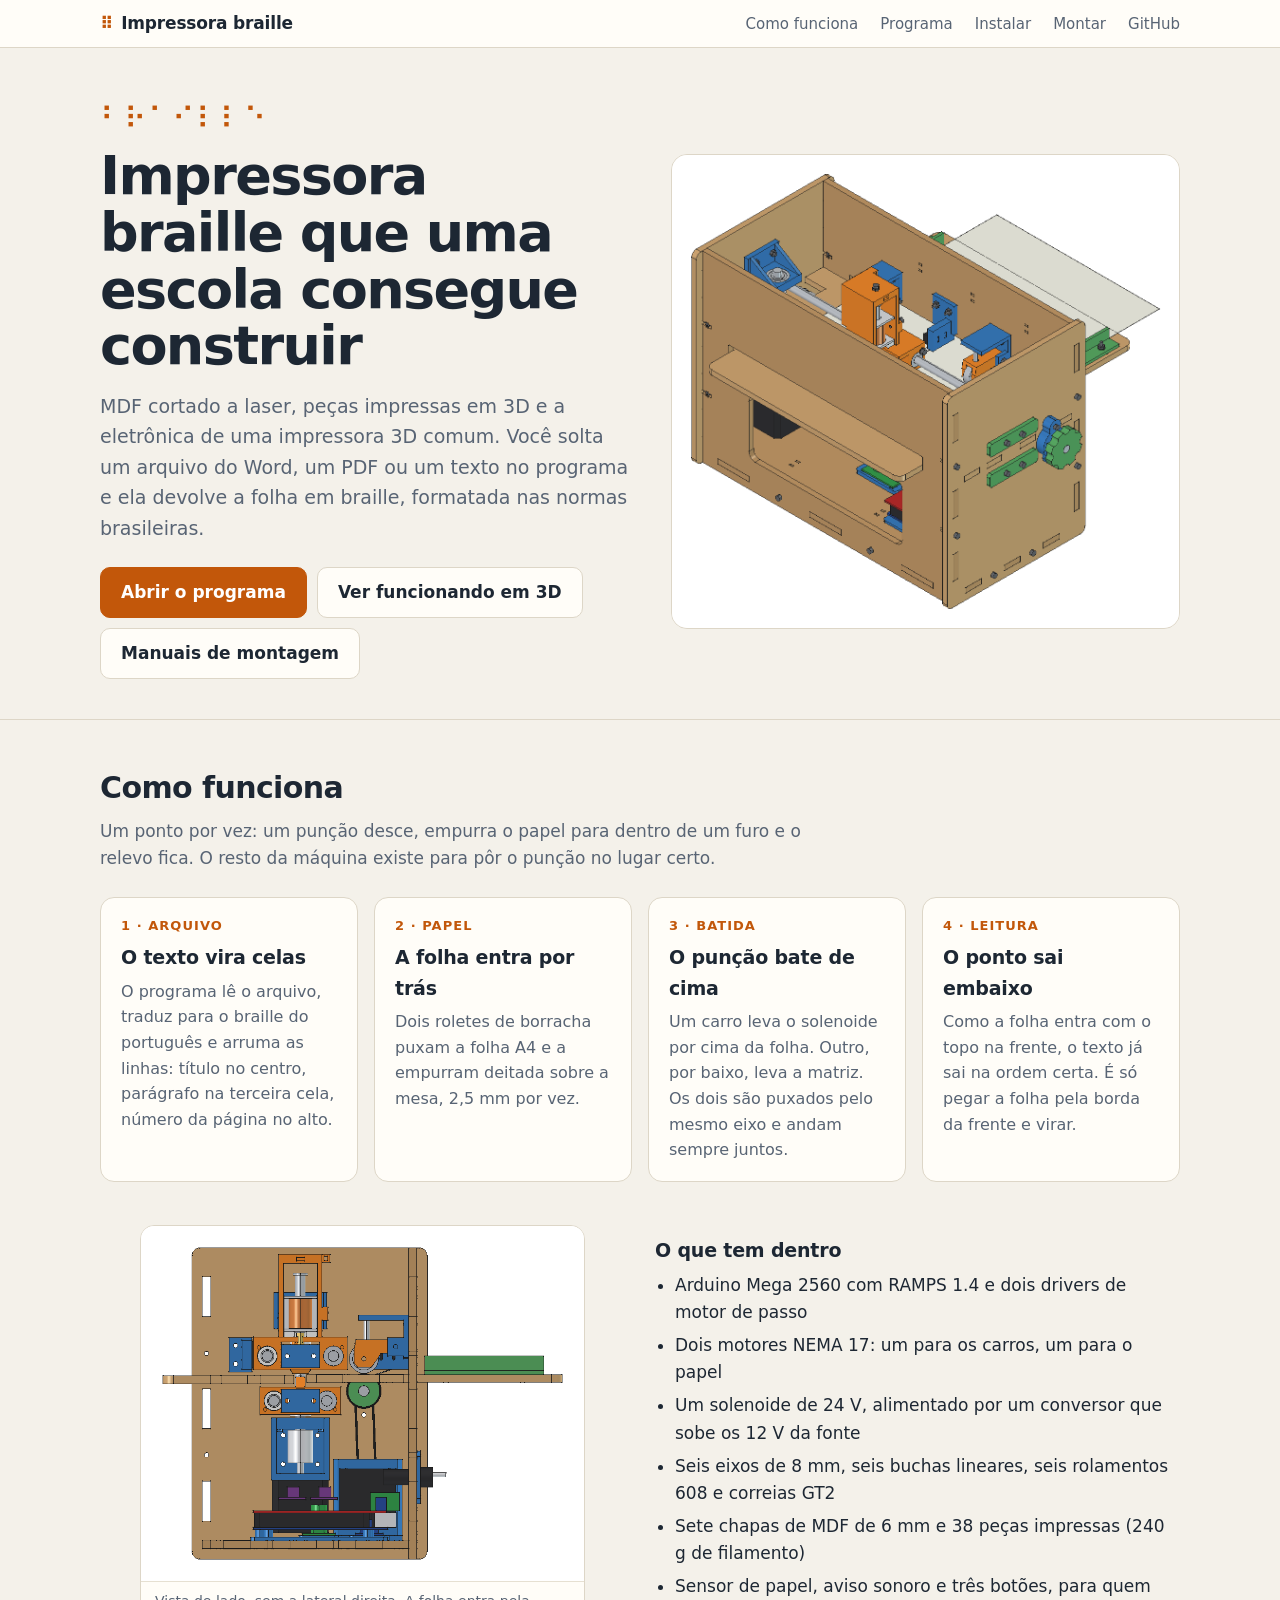
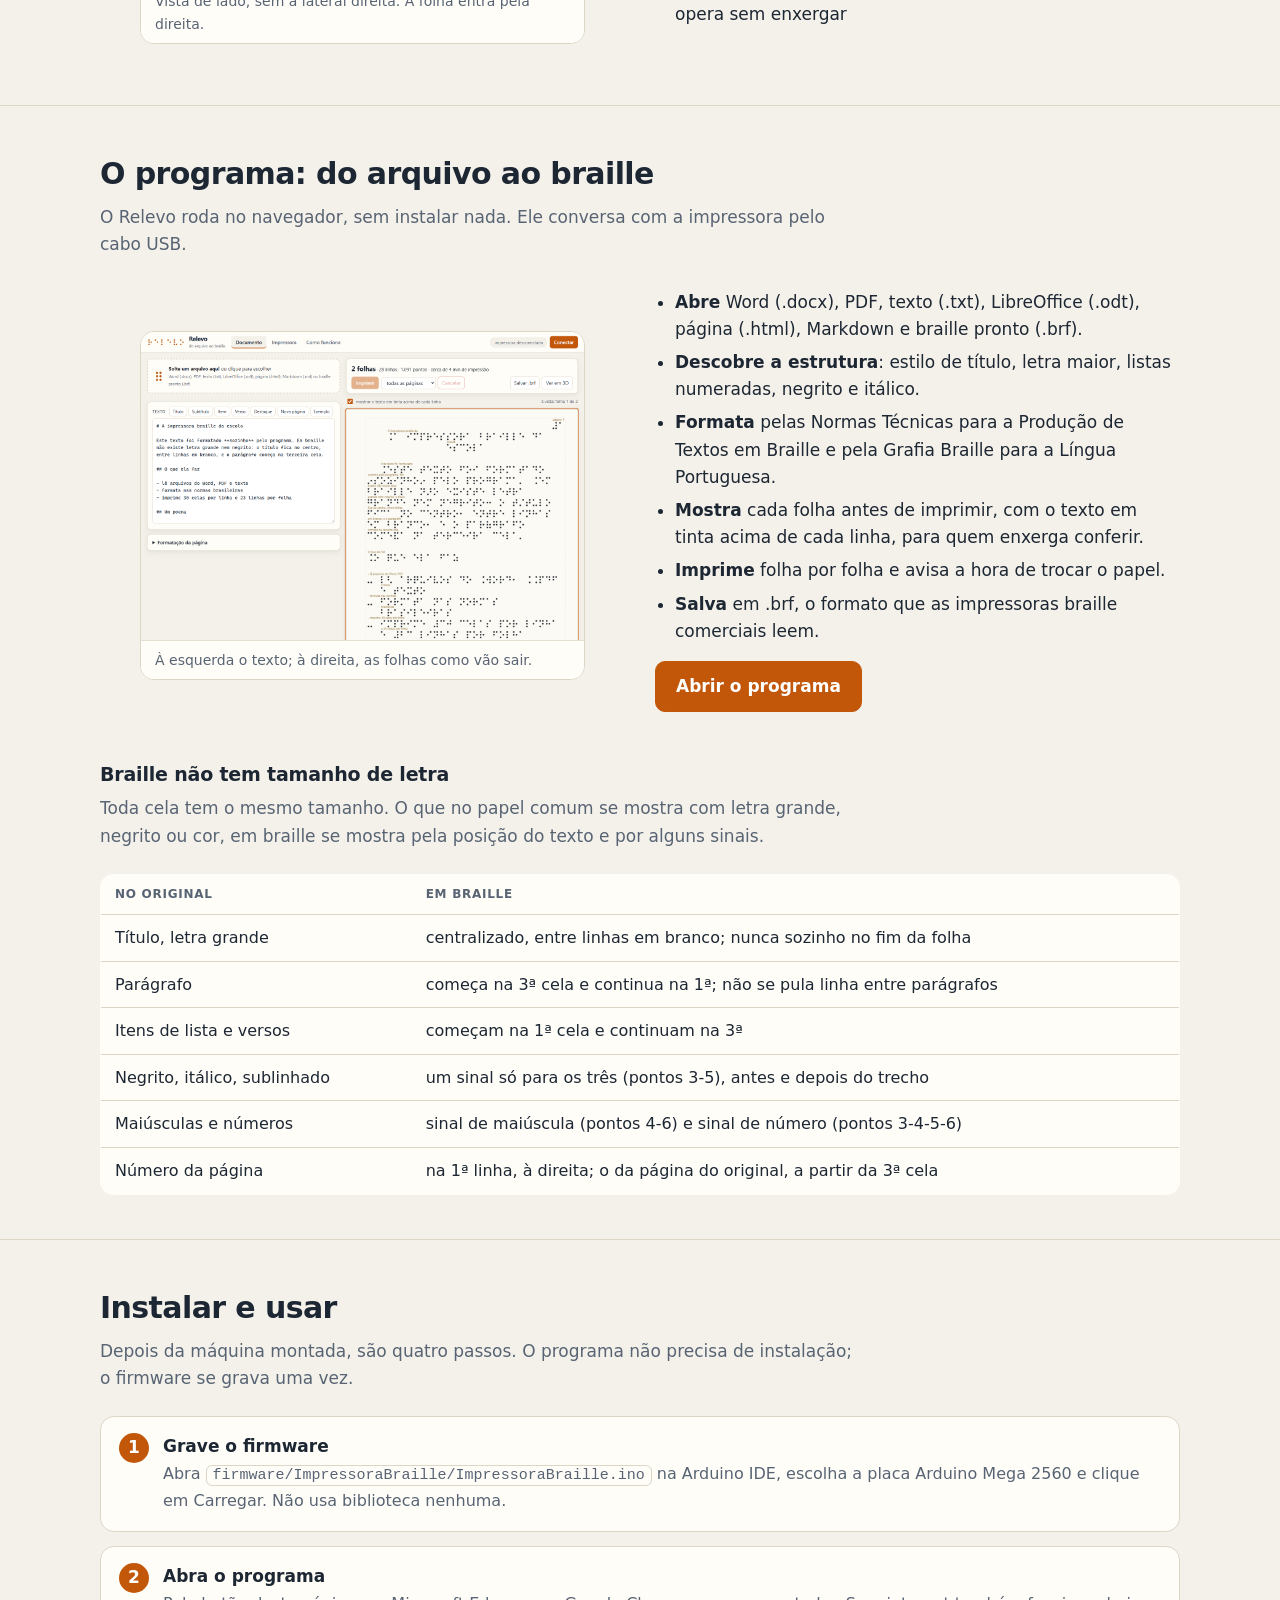
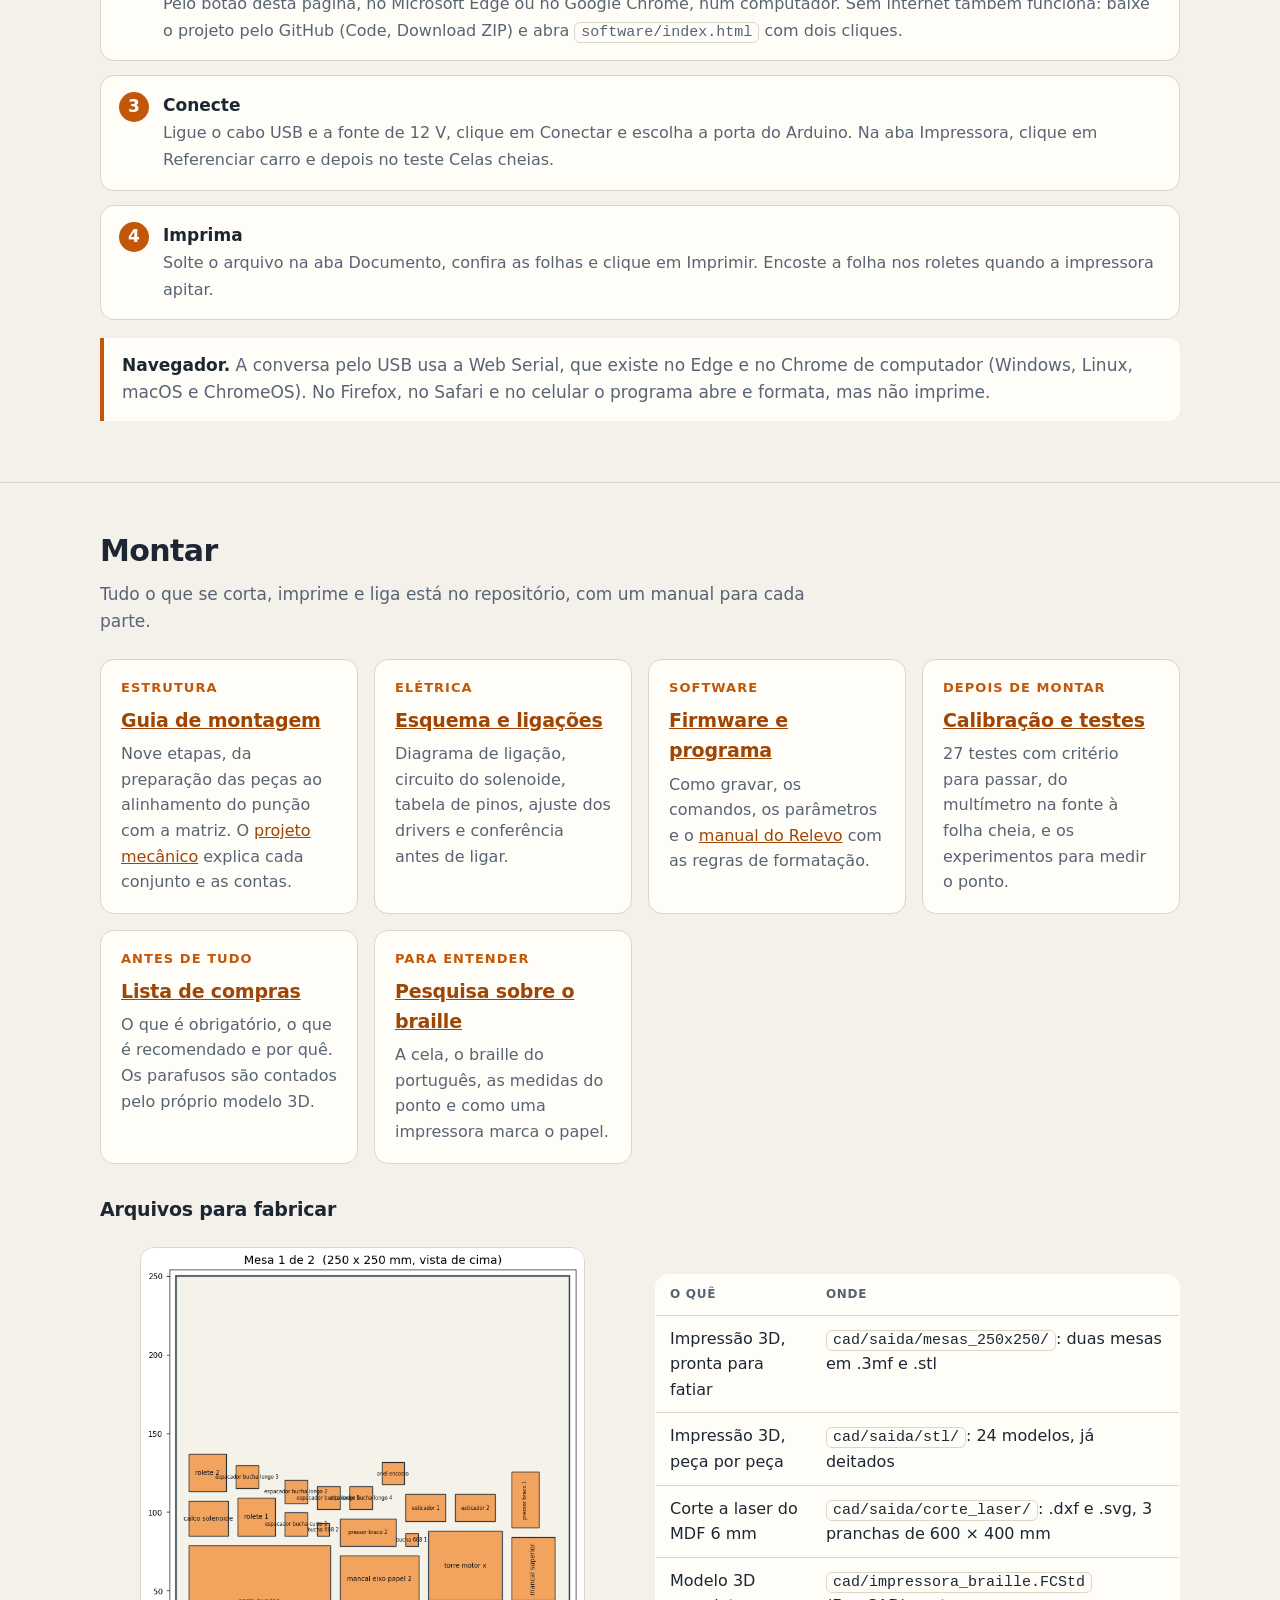
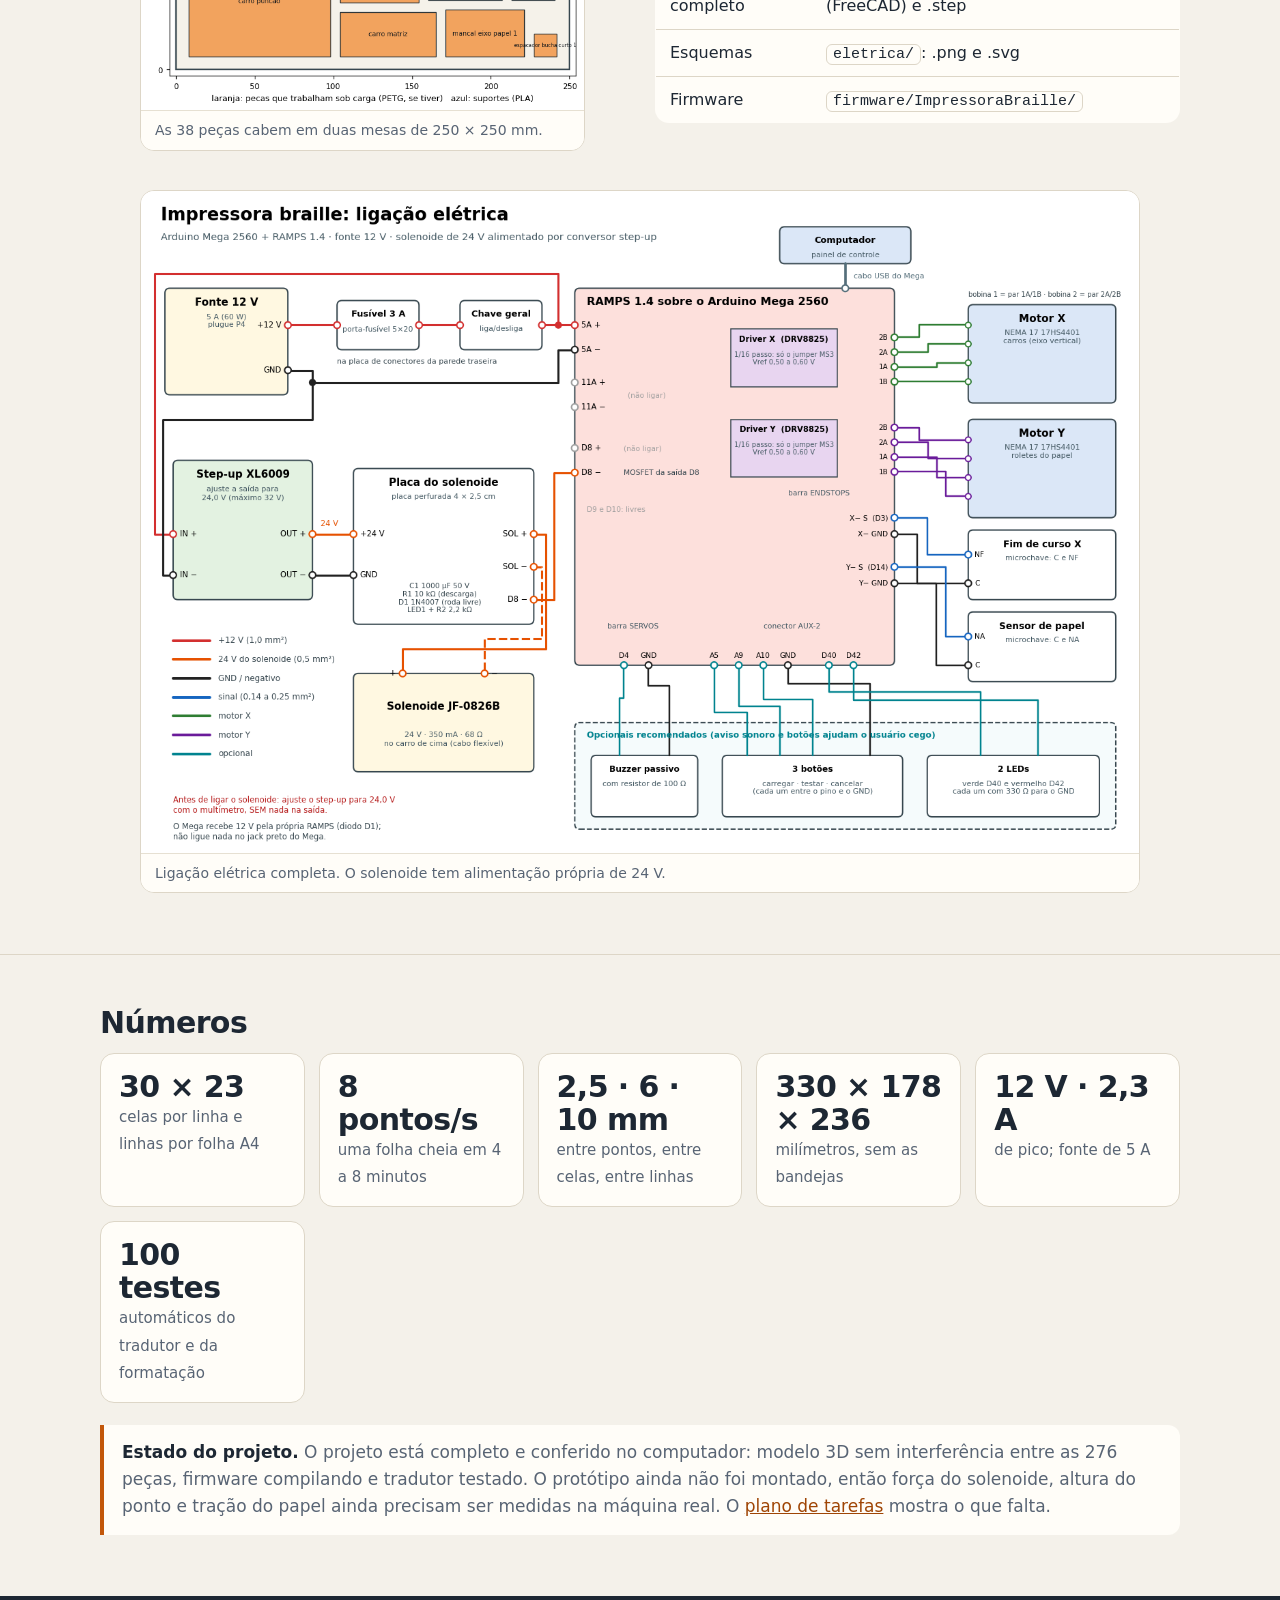
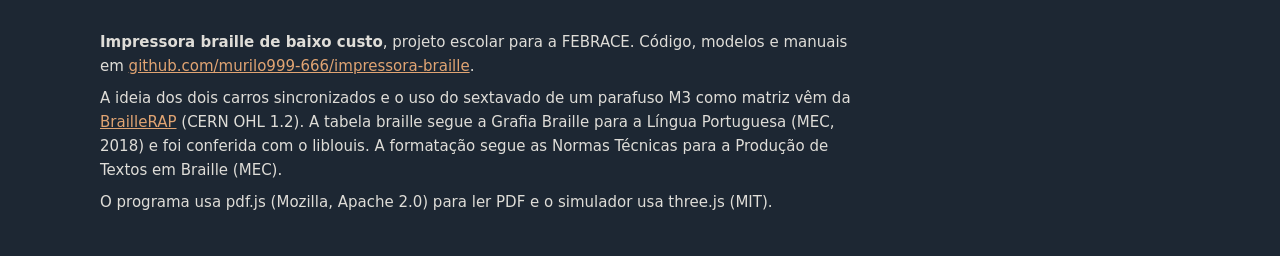
<file: index.html>
<!doctype html>
<html lang="pt-BR">
<head>
<meta charset="utf-8">
<meta name="viewport" content="width=device-width, initial-scale=1">
<title>Impressora braille de baixo custo</title>
<meta name="description" content="Impressora braille para folha A4 feita com MDF cortado a laser, peças impressas em 3D e eletrônica de impressora 3D. Com programa, firmware, simulador e manuais de montagem.">
<style>
  :root {
    --fundo: #f4f1ea; --painel: #fffdf8; --texto: #1d2733; --suave: #586474; --borda: #ddd6c7;
    --destaque: #c2570a; --destaque-forte: #9f4505; --sobre-destaque: #ffffff; --faixa: #1d2733; --sobre-faixa: #f4f1ea;
  }
  @media (prefers-color-scheme: dark) {
    :root:not([data-theme="light"]) { --fundo: #14181e; --painel: #1c222b; --texto: #e9edf2; --suave: #9ba7b6; --borda: #323b48;
      --destaque: #f08a3c; --destaque-forte: #ffa35c; --sobre-destaque: #14181e; --faixa: #0e1116; --sobre-faixa: #e9edf2; }
  }
  :root[data-theme="dark"] { --fundo: #14181e; --painel: #1c222b; --texto: #e9edf2; --suave: #9ba7b6; --borda: #323b48;
      --destaque: #f08a3c; --destaque-forte: #ffa35c; --sobre-destaque: #14181e; --faixa: #0e1116; --sobre-faixa: #e9edf2; }
  * { box-sizing: border-box; }
  html { scroll-behavior: smooth; }
  body { margin: 0; background: var(--fundo); color: var(--texto); font: 17px/1.6 system-ui, "Segoe UI", Roboto, Arial, sans-serif; }
  a { color: var(--destaque-forte); }
  img { max-width: 100%; height: auto; display: block; }
  .dentro { max-width: 1120px; margin: 0 auto; padding: 0 20px; }
  nav.topo { position: sticky; top: 0; z-index: 5; background: var(--painel); border-bottom: 1px solid var(--borda); }
  nav.topo .dentro { display: flex; flex-wrap: wrap; align-items: center; gap: 6px 22px; padding-top: 10px; padding-bottom: 10px; }
  nav.topo .nome { font-weight: 700; letter-spacing: -0.01em; margin-right: auto; color: var(--texto); text-decoration: none; }
  nav.topo .nome span { color: var(--destaque); margin-right: 8px; }
  nav.topo a.item { color: var(--suave); text-decoration: none; font-size: 15px; }
  nav.topo a.item:hover { color: var(--texto); }
  header.capa { padding: 56px 0 40px; }
  .capa .dentro { display: grid; grid-template-columns: minmax(0, 1.05fr) minmax(0, 1fr); gap: 36px; align-items: center; }
  .braille { font-size: 30px; color: var(--destaque); letter-spacing: 2px; line-height: 1; margin: 0 0 14px; }
  h1 { font-size: clamp(34px, 5vw, 54px); line-height: 1.05; letter-spacing: -0.03em; margin: 0 0 16px; text-wrap: balance; }
  .capa p.sub { font-size: 19px; color: var(--suave); margin: 0 0 24px; max-width: 56ch; }
  .botoes { display: flex; flex-wrap: wrap; gap: 10px; }
  .botao { display: inline-block; padding: 11px 20px; border-radius: 10px; border: 1px solid var(--borda); background: var(--painel);
           color: var(--texto); text-decoration: none; font-weight: 600; }
  .botao:hover { border-color: var(--destaque); }
  .botao.principal { background: var(--destaque); border-color: var(--destaque); color: var(--sobre-destaque); }
  .botao.principal:hover { background: var(--destaque-forte); }
  .capa figure { margin: 0; background: #ffffff; border: 1px solid var(--borda); border-radius: 16px; overflow: hidden; }
  section { padding: 44px 0; border-top: 1px solid var(--borda); }
  h2 { font-size: 30px; letter-spacing: -0.02em; margin: 0 0 6px; }
  .guia { color: var(--suave); margin: 0 0 24px; max-width: 70ch; }
  h3 { font-size: 19px; margin: 0 0 6px; letter-spacing: -0.01em; }
  .grade { display: grid; gap: 16px; grid-template-columns: repeat(auto-fit, minmax(230px, 1fr)); }
  .cartao { background: var(--painel); border: 1px solid var(--borda); border-radius: 14px; padding: 18px 20px; }
  .cartao p { margin: 0; color: var(--suave); font-size: 16px; }
  .cartao .n { font-size: 13px; font-weight: 700; color: var(--destaque); letter-spacing: .08em; text-transform: uppercase; margin-bottom: 6px; }
  .duas { display: grid; grid-template-columns: minmax(0, 1fr) minmax(0, 1fr); gap: 30px; align-items: center; }
  .foto { background: #ffffff; border: 1px solid var(--borda); border-radius: 14px; overflow: hidden; }
  .foto figcaption { font-size: 14px; color: #586474; padding: 8px 14px; border-top: 1px solid #e6e0d2; background: #fffdf8; }
  ul.limpa { padding-left: 20px; margin: 0; }
  ul.limpa li { margin: 6px 0; }
  ol.passos { counter-reset: p; list-style: none; padding: 0; margin: 0; display: grid; gap: 14px; }
  ol.passos li { counter-increment: p; position: relative; padding: 16px 18px 16px 62px; background: var(--painel); border: 1px solid var(--borda); border-radius: 14px; }
  ol.passos li::before { content: counter(p); position: absolute; left: 18px; top: 16px; width: 30px; height: 30px; border-radius: 50%;
                         background: var(--destaque); color: var(--sobre-destaque); font-weight: 700; display: grid; place-items: center; }
  ol.passos li strong { display: block; }
  ol.passos li span { color: var(--suave); font-size: 16px; }
  code { font: 15px ui-monospace, Consolas, monospace; background: var(--painel); border: 1px solid var(--borda); padding: 1px 6px; border-radius: 6px; }
  .tabela { overflow-x: auto; }
  table { border-collapse: collapse; width: 100%; font-size: 16px; background: var(--painel); border: 1px solid var(--borda); border-radius: 14px; overflow: hidden; }
  th, td { text-align: left; padding: 10px 14px; border-bottom: 1px solid var(--borda); vertical-align: top; }
  tr:last-child td { border-bottom: 0; }
  th { font-size: 12px; text-transform: uppercase; letter-spacing: .06em; color: var(--suave); }
  .numeros { display: grid; gap: 14px; grid-template-columns: repeat(auto-fit, minmax(170px, 1fr)); }
  .numeros div { background: var(--painel); border: 1px solid var(--borda); border-radius: 14px; padding: 16px 18px; }
  .numeros b { display: block; font-size: 30px; letter-spacing: -0.02em; line-height: 1.1; }
  .numeros span { color: var(--suave); font-size: 15px; }
  .aviso { border-left: 4px solid var(--destaque); background: var(--painel); padding: 14px 18px; border-radius: 0 12px 12px 0; color: var(--suave); }
  .aviso strong { color: var(--texto); }
  footer { background: var(--faixa); color: var(--sobre-faixa); padding: 34px 0; font-size: 15px; }
  footer a { color: #f6b27a; }
  footer p { margin: 0 0 8px; max-width: 80ch; opacity: .9; }
  :focus-visible { outline: 3px solid var(--destaque); outline-offset: 2px; }
  @media (max-width: 860px) {
    .capa .dentro, .duas { grid-template-columns: minmax(0, 1fr); }
    header.capa { padding: 34px 0 28px; }
    section { padding: 34px 0; }
    .dentro { padding: 0 16px; }
  }
</style>
</head>
<body>
<nav class="topo" aria-label="Seções">
  <div class="dentro">
    <a class="nome" href="#topo"><span aria-hidden="true">⠿</span>Impressora braille</a>
    <a class="item" href="#como">Como funciona</a>
    <a class="item" href="#programa">Programa</a>
    <a class="item" href="#instalar">Instalar</a>
    <a class="item" href="#montar">Montar</a>
    <a class="item" href="https://github.com/murilo999-666/impressora-braille">GitHub</a>
  </div>
</nav>

<header class="capa" id="topo">
  <div class="dentro">
    <div>
      <p class="braille" aria-hidden="true">⠃⠗⠁⠊⠇⠇⠑</p>
      <h1>Impressora braille que uma escola consegue construir</h1>
      <p class="sub">MDF cortado a laser, peças impressas em 3D e a eletrônica de uma impressora 3D comum. Você solta um arquivo do Word, um PDF ou um texto no programa e ela devolve a folha em braille, formatada nas normas brasileiras.</p>
      <div class="botoes">
        <a class="botao principal" href="software/index.html">Abrir o programa</a>
        <a class="botao" href="simulador/index.html">Ver funcionando em 3D</a>
        <a class="botao" href="#montar">Manuais de montagem</a>
      </div>
    </div>
    <figure><img src="docs/imagens/montagem_frente_dir.png" alt="Modelo 3D da impressora: caixa de MDF aberta em cima, com o carro do solenoide sobre a folha e o manípulo do papel na lateral" width="1069" height="996"></figure>
  </div>
</header>

<section id="como">
  <div class="dentro">
    <h2>Como funciona</h2>
    <p class="guia">Um ponto por vez: um punção desce, empurra o papel para dentro de um furo e o relevo fica. O resto da máquina existe para pôr o punção no lugar certo.</p>
    <div class="grade">
      <div class="cartao"><div class="n">1 · arquivo</div><h3>O texto vira celas</h3><p>O programa lê o arquivo, traduz para o braille do português e arruma as linhas: título no centro, parágrafo na terceira cela, número da página no alto.</p></div>
      <div class="cartao"><div class="n">2 · papel</div><h3>A folha entra por trás</h3><p>Dois roletes de borracha puxam a folha A4 e a empurram deitada sobre a mesa, 2,5 mm por vez.</p></div>
      <div class="cartao"><div class="n">3 · batida</div><h3>O punção bate de cima</h3><p>Um carro leva o solenoide por cima da folha. Outro, por baixo, leva a matriz. Os dois são puxados pelo mesmo eixo e andam sempre juntos.</p></div>
      <div class="cartao"><div class="n">4 · leitura</div><h3>O ponto sai embaixo</h3><p>Como a folha entra com o topo na frente, o texto já sai na ordem certa. É só pegar a folha pela borda da frente e virar.</p></div>
    </div>
    <div class="duas" style="margin-top:26px">
      <figure class="foto"><img src="docs/imagens/aberta_lado_direito.png" alt="Vista lateral em corte: solenoide no carro de cima, matriz no carro de baixo, roletes atrás e eletrônica no piso" loading="lazy" width="822" height="660"><figcaption>Vista de lado, sem a lateral direita. A folha entra pela direita.</figcaption></figure>
      <div>
        <h3>O que tem dentro</h3>
        <ul class="limpa">
          <li>Arduino Mega 2560 com RAMPS 1.4 e dois drivers de motor de passo</li>
          <li>Dois motores NEMA 17: um para os carros, um para o papel</li>
          <li>Um solenoide de 24 V, alimentado por um conversor que sobe os 12 V da fonte</li>
          <li>Seis eixos de 8 mm, seis buchas lineares, seis rolamentos 608 e correias GT2</li>
          <li>Sete chapas de MDF de 6 mm e 38 peças impressas (240 g de filamento)</li>
          <li>Sensor de papel, aviso sonoro e três botões, para quem opera sem enxergar</li>
        </ul>
      </div>
    </div>
  </div>
</section>

<section id="programa">
  <div class="dentro">
    <h2>O programa: do arquivo ao braille</h2>
    <p class="guia">O Relevo roda no navegador, sem instalar nada. Ele conversa com a impressora pelo cabo USB.</p>
    <div class="duas">
      <figure class="foto"><img src="docs/imagens/relevo.png" alt="Tela do programa Relevo: à esquerda o texto do arquivo, à direita as folhas em braille com o texto em tinta acima de cada linha" loading="lazy" width="1440" height="1000"><figcaption>À esquerda o texto; à direita, as folhas como vão sair.</figcaption></figure>
      <div>
        <ul class="limpa">
          <li><strong>Abre</strong> Word (.docx), PDF, texto (.txt), LibreOffice (.odt), página (.html), Markdown e braille pronto (.brf).</li>
          <li><strong>Descobre a estrutura</strong>: estilo de título, letra maior, listas numeradas, negrito e itálico.</li>
          <li><strong>Formata</strong> pelas Normas Técnicas para a Produção de Textos em Braille e pela Grafia Braille para a Língua Portuguesa.</li>
          <li><strong>Mostra</strong> cada folha antes de imprimir, com o texto em tinta acima de cada linha, para quem enxerga conferir.</li>
          <li><strong>Imprime</strong> folha por folha e avisa a hora de trocar o papel.</li>
          <li><strong>Salva</strong> em .brf, o formato que as impressoras braille comerciais leem.</li>
        </ul>
        <p style="margin-top:16px"><a class="botao principal" href="software/index.html">Abrir o programa</a></p>
      </div>
    </div>
    <h3 style="margin-top:30px">Braille não tem tamanho de letra</h3>
    <p class="guia">Toda cela tem o mesmo tamanho. O que no papel comum se mostra com letra grande, negrito ou cor, em braille se mostra pela posição do texto e por alguns sinais.</p>
    <div class="tabela"><table>
      <thead><tr><th>No original</th><th>Em braille</th></tr></thead>
      <tbody>
        <tr><td>Título, letra grande</td><td>centralizado, entre linhas em branco; nunca sozinho no fim da folha</td></tr>
        <tr><td>Parágrafo</td><td>começa na 3ª cela e continua na 1ª; não se pula linha entre parágrafos</td></tr>
        <tr><td>Itens de lista e versos</td><td>começam na 1ª cela e continuam na 3ª</td></tr>
        <tr><td>Negrito, itálico, sublinhado</td><td>um sinal só para os três (pontos 3-5), antes e depois do trecho</td></tr>
        <tr><td>Maiúsculas e números</td><td>sinal de maiúscula (pontos 4-6) e sinal de número (pontos 3-4-5-6)</td></tr>
        <tr><td>Número da página</td><td>na 1ª linha, à direita; o da página do original, a partir da 3ª cela</td></tr>
      </tbody>
    </table></div>
  </div>
</section>

<section id="instalar">
  <div class="dentro">
    <h2>Instalar e usar</h2>
    <p class="guia">Depois da máquina montada, são quatro passos. O programa não precisa de instalação; o firmware se grava uma vez.</p>
    <ol class="passos">
      <li><strong>Grave o firmware</strong><span>Abra <code>firmware/ImpressoraBraille/ImpressoraBraille.ino</code> na Arduino IDE, escolha a placa Arduino Mega 2560 e clique em Carregar. Não usa biblioteca nenhuma.</span></li>
      <li><strong>Abra o programa</strong><span>Pelo botão desta página, no Microsoft Edge ou no Google Chrome, num computador. Sem internet também funciona: baixe o projeto pelo GitHub (Code, Download ZIP) e abra <code>software/index.html</code> com dois cliques.</span></li>
      <li><strong>Conecte</strong><span>Ligue o cabo USB e a fonte de 12 V, clique em Conectar e escolha a porta do Arduino. Na aba Impressora, clique em Referenciar carro e depois no teste Celas cheias.</span></li>
      <li><strong>Imprima</strong><span>Solte o arquivo na aba Documento, confira as folhas e clique em Imprimir. Encoste a folha nos roletes quando a impressora apitar.</span></li>
    </ol>
    <p class="aviso" style="margin-top:18px"><strong>Navegador.</strong> A conversa pelo USB usa a Web Serial, que existe no Edge e no Chrome de computador (Windows, Linux, macOS e ChromeOS). No Firefox, no Safari e no celular o programa abre e formata, mas não imprime.</p>
  </div>
</section>

<section id="montar">
  <div class="dentro">
    <h2>Montar</h2>
    <p class="guia">Tudo o que se corta, imprime e liga está no repositório, com um manual para cada parte.</p>
    <div class="grade">
      <div class="cartao"><div class="n">Estrutura</div><h3><a href="https://github.com/murilo999-666/impressora-braille/blob/main/docs/06-guia-de-montagem.md">Guia de montagem</a></h3><p>Nove etapas, da preparação das peças ao alinhamento do punção com a matriz. O <a href="https://github.com/murilo999-666/impressora-braille/blob/main/docs/03-projeto-mecanico.md">projeto mecânico</a> explica cada conjunto e as contas.</p></div>
      <div class="cartao"><div class="n">Elétrica</div><h3><a href="https://github.com/murilo999-666/impressora-braille/blob/main/docs/04-esquema-eletrico.md">Esquema e ligações</a></h3><p>Diagrama de ligação, circuito do solenoide, tabela de pinos, ajuste dos drivers e conferência antes de ligar.</p></div>
      <div class="cartao"><div class="n">Software</div><h3><a href="https://github.com/murilo999-666/impressora-braille/blob/main/docs/07-firmware-e-software.md">Firmware e programa</a></h3><p>Como gravar, os comandos, os parâmetros e o <a href="https://github.com/murilo999-666/impressora-braille/blob/main/docs/11-programa-relevo.md">manual do Relevo</a> com as regras de formatação.</p></div>
      <div class="cartao"><div class="n">Depois de montar</div><h3><a href="https://github.com/murilo999-666/impressora-braille/blob/main/docs/08-calibracao-e-testes.md">Calibração e testes</a></h3><p>27 testes com critério para passar, do multímetro na fonte à folha cheia, e os experimentos para medir o ponto.</p></div>
      <div class="cartao"><div class="n">Antes de tudo</div><h3><a href="https://github.com/murilo999-666/impressora-braille/blob/main/docs/05-lista-de-compras.md">Lista de compras</a></h3><p>O que é obrigatório, o que é recomendado e por quê. Os parafusos são contados pelo próprio modelo 3D.</p></div>
      <div class="cartao"><div class="n">Para entender</div><h3><a href="https://github.com/murilo999-666/impressora-braille/blob/main/docs/01-pesquisa-braille.md">Pesquisa sobre o braille</a></h3><p>A cela, o braille do português, as medidas do ponto e como uma impressora marca o papel.</p></div>
    </div>

    <h3 style="margin-top:30px">Arquivos para fabricar</h3>
    <div class="duas">
      <figure class="foto"><img src="docs/imagens/mesa_1.png" alt="Mapa da mesa de impressão 1: 22 peças arrumadas numa mesa de 250 por 250 milímetros" loading="lazy" width="700" height="730"><figcaption>As 38 peças cabem em duas mesas de 250 × 250 mm.</figcaption></figure>
      <div class="tabela"><table>
        <thead><tr><th>O quê</th><th>Onde</th></tr></thead>
        <tbody>
          <tr><td>Impressão 3D, pronta para fatiar</td><td><code>cad/saida/mesas_250x250/</code>: duas mesas em .3mf e .stl</td></tr>
          <tr><td>Impressão 3D, peça por peça</td><td><code>cad/saida/stl/</code>: 24 modelos, já deitados</td></tr>
          <tr><td>Corte a laser do MDF 6 mm</td><td><code>cad/saida/corte_laser/</code>: .dxf e .svg, 3 pranchas de 600 × 400 mm</td></tr>
          <tr><td>Modelo 3D completo</td><td><code>cad/impressora_braille.FCStd</code> (FreeCAD) e .step</td></tr>
          <tr><td>Esquemas</td><td><code>eletrica/</code>: .png e .svg</td></tr>
          <tr><td>Firmware</td><td><code>firmware/ImpressoraBraille/</code></td></tr>
        </tbody>
      </table></div>
    </div>
    <figure class="foto" style="margin-top:22px"><img src="eletrica/esquema_ligacao.png" alt="Diagrama de ligação elétrica: fonte de 12 volts, fusível, chave, RAMPS 1.4, conversor para 24 volts, solenoide, dois motores, fim de curso e sensor de papel" loading="lazy" width="1470" height="960"><figcaption>Ligação elétrica completa. O solenoide tem alimentação própria de 24 V.</figcaption></figure>
  </div>
</section>

<section id="numeros">
  <div class="dentro">
    <h2>Números</h2>
    <div class="numeros">
      <div><b>30 × 23</b><span>celas por linha e linhas por folha A4</span></div>
      <div><b>8 pontos/s</b><span>uma folha cheia em 4 a 8 minutos</span></div>
      <div><b>2,5 · 6 · 10 mm</b><span>entre pontos, entre celas, entre linhas</span></div>
      <div><b>330 × 178 × 236</b><span>milímetros, sem as bandejas</span></div>
      <div><b>12 V · 2,3 A</b><span>de pico; fonte de 5 A</span></div>
      <div><b>100 testes</b><span>automáticos do tradutor e da formatação</span></div>
    </div>
    <p class="aviso" style="margin-top:22px"><strong>Estado do projeto.</strong> O projeto está completo e conferido no computador: modelo 3D sem interferência entre as 276 peças, firmware compilando e tradutor testado. O protótipo ainda não foi montado, então força do solenoide, altura do ponto e tração do papel ainda precisam ser medidas na máquina real. O <a href="https://github.com/murilo999-666/impressora-braille/blob/main/docs/09-plano-de-tarefas.md">plano de tarefas</a> mostra o que falta.</p>
  </div>
</section>

<footer>
  <div class="dentro">
    <p><strong>Impressora braille de baixo custo</strong>, projeto escolar para a FEBRACE. Código, modelos e manuais em <a href="https://github.com/murilo999-666/impressora-braille">github.com/murilo999-666/impressora-braille</a>.</p>
    <p>A ideia dos dois carros sincronizados e o uso do sextavado de um parafuso M3 como matriz vêm da <a href="https://github.com/braillerap/BrailleRap">BrailleRAP</a> (CERN OHL 1.2). A tabela braille segue a Grafia Braille para a Língua Portuguesa (MEC, 2018) e foi conferida com o liblouis. A formatação segue as Normas Técnicas para a Produção de Textos em Braille (MEC).</p>
    <p>O programa usa pdf.js (Mozilla, Apache 2.0) para ler PDF e o simulador usa three.js (MIT).</p>
  </div>
</footer>
</body>
</html>
</file>
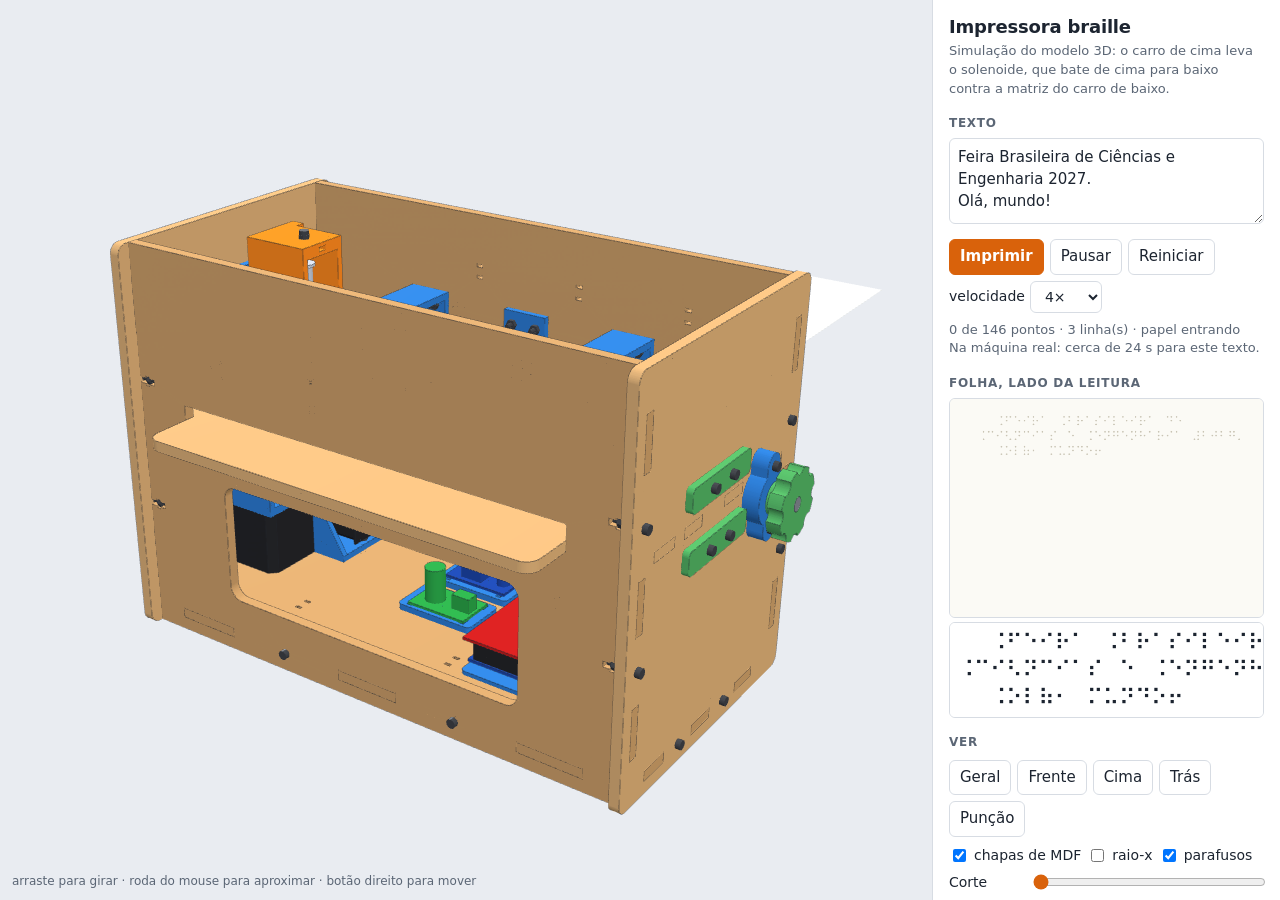
<file: simulador/index.html>
<!doctype html>
<html lang="pt-BR">
<head>
<meta charset="utf-8">
<meta name="viewport" content="width=device-width, initial-scale=1">
<title>Simulador Braille</title>
<style>
  :root {
    --fundo: #f3f4f6; --painel: #ffffff; --texto: #1c2430; --suave: #5b6675; --borda: #d7dce3;
    --destaque: #d9620b; --destaque-texto: #ffffff; --campo: #ffffff; --cena: #e9ecf1;
  }
  @media (prefers-color-scheme: dark) {
    :root:not([data-theme="light"]) {
      --fundo: #14181e; --painel: #1c222b; --texto: #e8ecf1; --suave: #9aa6b5; --borda: #313a47;
      --destaque: #f08a3c; --destaque-texto: #14181e; --campo: #141a21; --cena: #232a34;
    }
  }
  :root[data-theme="dark"] {
    --fundo: #14181e; --painel: #1c222b; --texto: #e8ecf1; --suave: #9aa6b5; --borda: #313a47;
    --destaque: #f08a3c; --destaque-texto: #14181e; --campo: #141a21; --cena: #232a34;
  }
  * { box-sizing: border-box; }
  html, body { height: 100%; margin: 0; }
  body { background: var(--fundo); color: var(--texto); font: 15px/1.45 system-ui, "Segoe UI", Roboto, Arial, sans-serif;
         display: flex; overflow: hidden; }
  #cena { flex: 1 1 auto; min-width: 0; position: relative; background: var(--cena); }
  #cena canvas { display: block; width: 100%; height: 100%; touch-action: none; }
  #dica { position: absolute; left: 12px; bottom: 10px; font-size: 12px; color: var(--suave); pointer-events: none; }
  #painel { flex: 0 0 348px; background: var(--painel); border-left: 1px solid var(--borda); padding: 14px 16px 20px;
            overflow-y: auto; }
  h1 { font-size: 18px; margin: 0 0 2px; letter-spacing: -0.01em; }
  .sub { color: var(--suave); font-size: 13px; margin: 0 0 12px; }
  h2 { font-size: 12px; text-transform: uppercase; letter-spacing: .06em; color: var(--suave); margin: 16px 0 6px; }
  textarea { width: 100%; height: 86px; resize: vertical; background: var(--campo); color: var(--texto);
             border: 1px solid var(--borda); border-radius: 6px; padding: 8px; font: inherit; }
  button, select { font: inherit; color: var(--texto); background: var(--campo); border: 1px solid var(--borda);
                   border-radius: 6px; padding: 6px 10px; cursor: pointer; }
  button.principal { background: var(--destaque); color: var(--destaque-texto); border-color: var(--destaque); font-weight: 600; }
  button:focus-visible, select:focus-visible, textarea:focus-visible, input:focus-visible { outline: 2px solid var(--destaque); outline-offset: 1px; }
  .linha { display: flex; gap: 6px; flex-wrap: wrap; align-items: center; margin-top: 8px; }
  .linha label { display: flex; align-items: center; gap: 5px; font-size: 14px; }
  .faixa { display: grid; grid-template-columns: 74px 1fr; gap: 8px; align-items: center; margin-top: 6px; font-size: 14px; }
  input[type=range] { width: 100%; accent-color: var(--destaque); }
  #estado { font-size: 13px; color: var(--suave); margin-top: 8px; font-variant-numeric: tabular-nums; min-height: 38px; }
  #folha { width: 100%; border: 1px solid var(--borda); border-radius: 6px; background: #fbfaf5; display: block; margin-top: 4px; }
  #braille { font-size: 22px; line-height: 1.25; white-space: pre; background: var(--campo); border: 1px solid var(--borda);
             border-radius: 6px; padding: 6px 8px; max-height: 120px; overflow: auto; margin-top: 4px; }
  .legenda { display: grid; grid-template-columns: 14px 1fr; gap: 4px 8px; font-size: 13px; color: var(--suave); align-items: center; }
  .cor { width: 12px; height: 12px; border-radius: 3px; }
  #erro { color: #c62828; font-size: 13px; white-space: pre-wrap; }
  body.semui #painel, body.semui #dica { display: none; }
  @media (max-width: 760px) {
    body { flex-direction: column; overflow: auto; }
    #cena { flex: 0 0 56vh; }
    #painel { flex: 1 1 auto; border-left: 0; border-top: 1px solid var(--borda); }
  }
</style>
</head>
<body>
<div id="cena"><div id="dica">arraste para girar · roda do mouse para aproximar · botão direito para mover</div></div>
<aside id="painel">
  <h1>Impressora braille</h1>
  <p class="sub">Simulação do modelo 3D: o carro de cima leva o solenoide, que bate de cima para baixo contra a matriz do carro de baixo.</p>

  <h2>Texto</h2>
  <textarea id="texto" spellcheck="false" aria-label="Texto a imprimir">Feira Brasileira de Ciências e Engenharia 2027.
Olá, mundo!</textarea>
  <div class="linha">
    <button class="principal" id="btImprimir">Imprimir</button>
    <button id="btPausa">Pausar</button>
    <button id="btZerar">Reiniciar</button>
    <label>velocidade <select id="vel"><option value="1">1×</option><option value="4" selected>4×</option><option value="15">15×</option><option value="60">60×</option></select></label>
  </div>
  <div id="estado" role="status"></div>
  <div id="erro"></div>

  <h2>Folha, lado da leitura</h2>
  <canvas id="folha" width="632" height="440" aria-label="Pré-visualização da folha"></canvas>
  <div id="braille" aria-label="Texto em braille"></div>

  <h2>Ver</h2>
  <div class="linha">
    <button data-vista="iso">Geral</button><button data-vista="frente">Frente</button>
    <button data-vista="cima">Cima</button><button data-vista="tras">Trás</button><button data-vista="perto">Punção</button>
  </div>
  <div class="linha">
    <label><input type="checkbox" id="ckMdf" checked> chapas de MDF</label>
    <label><input type="checkbox" id="ckRaiox"> raio-x</label>
    <label><input type="checkbox" id="ckFerr" checked> parafusos</label>
  </div>
  <div class="faixa"><span>Corte</span><input type="range" id="corte" min="0" max="100" value="0" aria-label="Plano de corte"></div>
  <div class="faixa"><span>Explodir</span><input type="range" id="explodir" min="0" max="100" value="0" aria-label="Vista explodida"></div>

  <h2>Cores</h2>
  <div class="legenda">
    <span class="cor" style="background:#d1a36b"></span><span>MDF cortado a laser</span>
    <span class="cor" style="background:#f2801a"></span><span>impresso em 3D, peças que se movem</span>
    <span class="cor" style="background:#2973bf"></span><span>impresso em 3D, suportes fixos</span>
    <span class="cor" style="background:#4da659"></span><span>impresso em 3D, guias, travas e manípulo</span>
    <span class="cor" style="background:#b8bdc4"></span><span>peças do estoque (eixos, polias, motores)</span>
  </div>
</aside>

<script src="lib/three.min.js"></script>
<script>window.THREE || document.write('<script src="https://cdnjs.cloudflare.com/ajax/libs/three.js/r128/three.min.js"><\/script>');</script>
<script src="lib/OrbitControls.js"></script>
<script>(window.THREE && THREE.OrbitControls) || document.write('<script src="https://cdn.jsdelivr.net/npm/three@0.128.0/examples/js/controls/OrbitControls.js"><\/script>');</script>
<script src="../software/braille-pt.js"></script>
<script src="../software/leiaute.js"></script>
<script src="modelo.js"></script>
<script>
"use strict";
window.onerror = function (msg, src, lin) { document.getElementById("erro").textContent = "Erro: " + msg + " (linha " + lin + ")"; };

(function () {
  var M = window.MODELO, PAR = M.par, ESC = M.escala;
  var Q = new URLSearchParams(location.search);
  if (Q.get("ui") === "0") document.body.classList.add("semui");
  if (Q.get("tema")) document.documentElement.setAttribute("data-theme", Q.get("tema"));
  var CENTRO = new THREE.Vector3(PAR.W_IN / 2, 5, 105);

  // ------------------------------------------------------------------ cena
  var caixa = document.getElementById("cena");
  var rend = new THREE.WebGLRenderer({ antialias: true, preserveDrawingBuffer: true });
  rend.setPixelRatio(Math.min(window.devicePixelRatio || 1, 2));
  rend.localClippingEnabled = true;
  caixa.insertBefore(rend.domElement, caixa.firstChild);
  var cena = new THREE.Scene();
  var cam = new THREE.PerspectiveCamera(32, 1, 10, 6000);
  cam.up.set(0, 0, 1);
  var ctl = new THREE.OrbitControls(cam, rend.domElement);
  ctl.enableDamping = true; ctl.dampingFactor = 0.12;
  cena.add(new THREE.HemisphereLight(0xffffff, 0x8a8f99, 0.92));
  var sol = new THREE.DirectionalLight(0xffffff, 0.55); sol.position.set(380, -620, 760); cena.add(sol);
  var sol2 = new THREE.DirectionalLight(0xffffff, 0.22); sol2.position.set(-500, 400, 300); cena.add(sol2);

  function fundo() {
    var escuro = getComputedStyle(document.documentElement).getPropertyValue("--cena").trim();
    cena.background = new THREE.Color(escuro || "#e9ecf1");
  }
  fundo();
  if (window.matchMedia) window.matchMedia("(prefers-color-scheme: dark)").addEventListener("change", fundo);

  // grupos de movimento
  var G = {};
  ["fixo", "carro_sup", "carro_inf", "embolo", "eixo_papel", "eixo_vertical"].forEach(function (g) {
    G[g] = new THREE.Group(); cena.add(G[g]);
  });
  var PIVO = { eixo_papel: new THREE.Vector3(0, PAR.Y_ROLO, PAR.Z_ROLO), eixo_vertical: new THREE.Vector3(PAR.X_EIXO_V, 0, 0) };
  Object.keys(PIVO).forEach(function (g) { G[g].position.copy(PIVO[g]); });

  function decod(b64, Tipo) {
    var bin = atob(b64), n = bin.length, buf = new Uint8Array(n);
    for (var i = 0; i < n; i++) buf[i] = bin.charCodeAt(i);
    return new Tipo(buf.buffer);
  }

  var plano = new THREE.Plane(new THREE.Vector3(0, 1, 0), 1000);      // corte: esconde o que esta na frente
  var matLinha = new THREE.LineBasicMaterial({ color: 0x20242b, transparent: true, opacity: 0.55, clippingPlanes: [plano] });
  var malhas = [];
  M.partes.forEach(function (p) {
    var vi = decod(p.v, Int16Array), pos = new Float32Array(vi.length);
    var piv = PIVO[p.g];
    for (var i = 0; i < vi.length; i += 3) {
      pos[i] = vi[i] * ESC - (piv ? piv.x : 0);
      pos[i + 1] = vi[i + 1] * ESC - (piv ? piv.y : 0);
      pos[i + 2] = vi[i + 2] * ESC - (piv ? piv.z : 0);
    }
    var geo = new THREE.BufferGeometry();
    geo.setAttribute("position", new THREE.BufferAttribute(pos, 3));
    geo.setIndex(new THREE.BufferAttribute(decod(p.i, Uint16Array), 1));
    geo.computeBoundingBox();
    var metal = /aco|Polia|Eixo|Rolamento|Bucha|Acoplamento|Parafuso|Porca|Arruela/.test(p.p);
    var mat = new THREE.MeshStandardMaterial({
      color: new THREE.Color(p.c[0], p.c[1], p.c[2]), flatShading: true,
      roughness: metal ? 0.45 : 0.82, metalness: metal ? 0.35 : 0.0, clippingPlanes: [plano], side: THREE.DoubleSide
    });
    var malha = new THREE.Mesh(geo, mat);
    malha.userData = p;
    if (p.t !== "ferragem") malha.add(new THREE.LineSegments(new THREE.EdgesGeometry(geo, 30), matLinha));
    var c = new THREE.Vector3(); geo.boundingBox.getCenter(c);
    if (piv) c.add(piv);
    malha.userData.centro = c;
    (G[p.g] || G.fixo).add(malha);
    malhas.push(malha);
  });

  // ------------------------------------------------------------------ papel e pontos
  var papel = new THREE.Group(); cena.add(papel);
  var folha = new THREE.Mesh(new THREE.BoxGeometry(PAR.PAPEL_W, PAR.PAPEL_L, 0.22),
    new THREE.MeshStandardMaterial({ color: 0xfbfaf2, roughness: 0.95, clippingPlanes: [plano] }));
  folha.position.set(PAR.X_PAPEL0 + PAR.PAPEL_W / 2, PAR.PAPEL_L / 2, PAR.Z_P + 0.13);
  papel.add(folha);
  var MAXP = 6000;
  var covas = new THREE.InstancedMesh(new THREE.CircleGeometry(0.72, 12),
    new THREE.MeshBasicMaterial({ color: 0x8f8a78, clippingPlanes: [plano] }), MAXP);
  var relevos = new THREE.InstancedMesh(new THREE.SphereGeometry(0.75, 10, 6),
    new THREE.MeshStandardMaterial({ color: 0xffffff, roughness: 0.9, clippingPlanes: [plano] }), MAXP);
  covas.count = 0; relevos.count = 0;
  papel.add(covas); papel.add(relevos);
  var mAux = new THREE.Matrix4();

  // ------------------------------------------------------------------ trabalho de impressao
  var cfg = Leiaute.config();
  var PRONTAS = null;                 // linhas ja formatadas, vindas do programa Relevo (?celas=0a1f.00...)
  if (Q.get("celas")) {
    PRONTAS = Q.get("celas").split(".").map(function (h) {
      var l = [];
      for (var i = 0; i + 1 < h.length; i += 2) l.push(parseInt(h.substr(i, 2), 16) & 63);
      return l;
    });
  }
  var trab = { passos: [], pontos: [], i: 0, feito: 0, rodando: false, linhas: [] };
  var est = { x: PAR.X_MIN, a: -70, z: 0, tPasso: 0 };      // a = avanco da folha alem da linha de puncao
  var MOV = { vmax: 120, acel: 3000, vY: 30, tOn: 0.025, tOff: 0.030 };

  function tempoX(d) {
    d = Math.abs(d); if (d <= 0) return 0;
    var da = MOV.vmax * MOV.vmax / MOV.acel;
    return d < da ? 2 * Math.sqrt(d / MOV.acel) : d / MOV.vmax + MOV.vmax / MOV.acel;
  }

  function prepara() {
    var tr = BraillePT.traduz(document.getElementById("texto").value);
    var linhas = PRONTAS || BraillePT.quebra(tr.celas, cfg.celasPorLinha, 2);
    linhas = linhas.slice(0, Leiaute.linhasQueCabem(cfg));
    if (PRONTAS) tr = { avisos: [] };
    var pg = Leiaute.pagina(linhas, cfg);
    var passos = [{ t: "y", a: 0, rot: "papel entrando" }];
    var x = PAR.X_MIN;
    pg.fileiras.forEach(function (f) {
      if (!f.us.length) return;
      passos.push({ t: "y", a: f.v });
      f.us.forEach(function (u) {
        passos.push({ t: "x", x: cfg.xPapel0 + u });
        passos.push({ t: "p", u: u, v: f.v });
      });
    });
    passos.push({ t: "x", x: PAR.X_MIN });
    var ultimo = pg.fileiras.length ? pg.fileiras[pg.fileiras.length - 1].v : 0;
    passos.push({ t: "y", a: Math.min(ultimo + 70, cfg.papelAltura - cfg.distRoletePuncao), rot: "folha saindo" });
    trab = { passos: passos, pontos: pg.pontos, i: 0, feito: 0, rodando: false, linhas: linhas, total: pg.pontos.length,
             tempoReal: Leiaute.tempo(pg, cfg, MOV), avisos: tr.avisos };
    est.x = PAR.X_MIN; est.a = -70; est.z = 0; est.tPasso = 0; est.x0 = est.x; est.a0 = est.a;
    covas.count = 0; relevos.count = 0;
    document.getElementById("braille").textContent = linhas.map(BraillePT.paraUnicode).join("\n");
    desenhaFolha(); mostraEstado();
  }

  function marcaPonto(u, v) {
    var n = covas.count;
    if (n >= MAXP) return;
    mAux.makeTranslation(PAR.X_PAPEL0 + u, v, PAR.Z_P + 0.26); covas.setMatrixAt(n, mAux);
    mAux.makeTranslation(PAR.X_PAPEL0 + u, v, PAR.Z_P + 0.02); relevos.setMatrixAt(n, mAux);
    covas.count = n + 1; relevos.count = n + 1;
    covas.instanceMatrix.needsUpdate = true; relevos.instanceMatrix.needsUpdate = true;
    trab.feito++;
  }

  function duracao(p) {
    if (p.t === "x") return tempoX(p.x - est.x0);
    if (p.t === "y") return Math.max(0.05, Math.abs(p.a - est.a0) / MOV.vY);
    return MOV.tOn + MOV.tOff;
  }

  function avanca(dt) {
    while (dt > 0 && trab.i < trab.passos.length) {
      var p = trab.passos[trab.i];
      if (est.tPasso === 0) { est.x0 = est.x; est.a0 = est.a; }
      var dur = duracao(p);
      var resto = dur - est.tPasso;
      var usa = Math.min(resto, dt);
      est.tPasso += usa; dt -= usa;
      var k = dur > 0 ? est.tPasso / dur : 1;
      var s = k < 0.5 ? 2 * k * k : 1 - 2 * (1 - k) * (1 - k);       // acelera e freia
      if (p.t === "x") est.x = est.x0 + (p.x - est.x0) * s;
      else if (p.t === "y") est.a = est.a0 + (p.a - est.a0) * k;
      else {
        var kOn = MOV.tOn / dur;
        est.z = k < kOn ? -PAR.CURSO * Math.min(1, k / (kOn * 0.6)) : -PAR.CURSO * Math.max(0, 1 - (k - kOn) / ((1 - kOn) * 0.5));
        if (!p.ok && k >= kOn * 0.6) { p.ok = true; marcaPonto(p.u, p.v); }
      }
      if (est.tPasso >= dur - 1e-9) {
        if (p.t === "p" && !p.ok) { p.ok = true; marcaPonto(p.u, p.v); }
        if (p.t === "p") est.z = 0;
        if (p.t === "x") est.x = p.x;
        if (p.t === "y") est.a = p.a;
        est.tPasso = 0; trab.i++;
      }
    }
    if (trab.i >= trab.passos.length) trab.rodando = false;
  }

  function aplica() {
    var dx = est.x - PAR.X_REF;
    G.carro_sup.position.x = dx; G.carro_inf.position.x = dx;
    G.embolo.position.set(dx, 0, est.z);
    G.eixo_vertical.rotation.z = (est.x - PAR.X_MIN) / (PAR.POLIA_DP / 2);
    G.eixo_papel.rotation.x = (est.a + 70) / (PAR.ROLO_D / 2);
    papel.position.y = -est.a;
  }

  function mostraEstado() {
    var e = document.getElementById("estado");
    var p = trab.passos[Math.min(trab.i, trab.passos.length - 1)] || {};
    var fase = trab.i >= trab.passos.length ? "pronto" : (p.rot || (p.t === "p" ? "marcando ponto" : p.t === "x" ? "movendo o carro" : "avançando o papel"));
    var txt = trab.feito + " de " + trab.total + " pontos · " + trab.linhas.length + " linha(s) · " + fase +
      "\nNa máquina real: cerca de " + Math.max(1, Math.round(trab.tempoReal)) + " s para este texto.";
    if (trab.avisos && trab.avisos.length) txt += "\nSem cela braille definida: " + Array.from(new Set(trab.avisos)).join(" ");
    e.textContent = txt; e.style.whiteSpace = "pre-line";
  }

  // ------------------------------------------------------------------ folha 2D (lado da leitura)
  function desenhaFolha() {
    var cv = document.getElementById("folha"), g = cv.getContext("2d");
    var s = cv.width / cfg.papelLargura;          // pixels por mm
    var hmm = cv.height / s;                      // altura visivel em mm
    g.fillStyle = "#fbfaf5"; g.fillRect(0, 0, cv.width, cv.height);
    var topo = Math.max(0, Math.min(est.a - hmm * 0.55, cfg.papelAltura - hmm));
    if (trab.pontos.length && trab.pontos[trab.pontos.length - 1].v < hmm - 10) topo = 0;
    g.fillStyle = "#c9c4b4";
    trab.pontos.forEach(function (p) { ponto(g, p.u, p.v - topo, s, 0.55); });
    g.fillStyle = "#1c1c1c";
    for (var i = 0; i < covas.count && i < trab.passos.length * 2; i++) { /* preenchido abaixo */ }
    trab.passos.forEach(function (p) { if (p.t === "p" && p.ok) ponto(g, p.u, p.v - topo, s, 0.75); });
    // linha de puncao
    var yl = (est.a - topo) * s;
    if (trab.rodando && yl > 0 && yl < cv.height) {
      g.strokeStyle = "#d9620b"; g.lineWidth = 1.5; g.beginPath(); g.moveTo(0, yl); g.lineTo(cv.width, yl); g.stroke();
      g.fillStyle = "#d9620b"; g.beginPath(); g.arc((est.x - cfg.xPapel0) * s, yl, 4, 0, 6.3); g.fill();
    }
  }
  function ponto(g, u, v, s, r) { g.beginPath(); g.arc(u * s, v * s, r * s, 0, 6.3); g.fill(); }

  // ------------------------------------------------------------------ vistas e controles
  var VISTAS = {
    iso: [[PAR.W_IN / 2 + 470, -640, 470], [PAR.W_IN / 2, 20, 105]],
    frente: [[PAR.W_IN / 2, -980, 150], [PAR.W_IN / 2, 0, 110]],
    cima: [[PAR.W_IN / 2, -2, 1050], [PAR.W_IN / 2, 30, 100]],
    tras: [[PAR.W_IN / 2 - 380, 760, 420], [PAR.W_IN / 2, 30, 110]],
    perto: [[PAR.X_REF + 150, -230, PAR.Z_P + 130], [PAR.X_REF, 0, PAR.Z_P + 25]],
    lado: [[1150, 10, 120], [PAR.W_IN / 2, 10, 110]]
  };
  function vista(n) {
    var v = VISTAS[n] || VISTAS.iso;
    cam.position.set(v[0][0], v[0][1], v[0][2]); ctl.target.set(v[1][0], v[1][1], v[1][2]); ctl.update();
  }
  Array.prototype.forEach.call(document.querySelectorAll("[data-vista]"), function (b) {
    b.addEventListener("click", function () { vista(b.getAttribute("data-vista")); });
  });

  function visibilidade() {
    var mdf = document.getElementById("ckMdf").checked, rx = document.getElementById("ckRaiox").checked;
    var ferr = document.getElementById("ckFerr").checked;
    var ocultar = (Q.get("sem") || "").split(",").filter(Boolean);
    malhas.forEach(function (m) {
      var p = m.userData, v = true;
      if (p.t === "mdf") { v = mdf; m.material.transparent = rx; m.material.opacity = rx ? 0.22 : 1; m.material.depthWrite = !rx; m.material.needsUpdate = true; }
      if (p.t === "ferragem") v = ferr;
      ocultar.forEach(function (o) { if (p.n.indexOf(o) === 0) v = false; });
      m.visible = v;
    });
  }
  ["ckMdf", "ckRaiox", "ckFerr"].forEach(function (id) { document.getElementById(id).addEventListener("change", visibilidade); });

  function corte() {
    var k = +document.getElementById("corte").value / 100;
    plano.constant = k <= 0 ? 1000 : -(-(PAR.YF + 20) + k * (PAR.YF + PAR.YB + 40));   // y do plano avanca da frente para tras
  }
  document.getElementById("corte").addEventListener("input", corte);

  function explode() {
    var k = +document.getElementById("explodir").value / 100 * 1.1;
    malhas.forEach(function (m) {
      var c = m.userData.centro;
      m.position.set((c.x - CENTRO.x) * k, (c.y - CENTRO.y) * k, (c.z - CENTRO.z) * k * 1.4);
    });
  }
  document.getElementById("explodir").addEventListener("input", explode);

  document.getElementById("texto").addEventListener("input", function () { PRONTAS = null; });
  document.getElementById("btImprimir").addEventListener("click", function () { prepara(); trab.rodando = true; });
  document.getElementById("btPausa").addEventListener("click", function () {
    if (trab.i < trab.passos.length) trab.rodando = !trab.rodando;
    this.textContent = trab.rodando ? "Pausar" : "Continuar";
  });
  document.getElementById("btZerar").addEventListener("click", function () { prepara(); document.getElementById("btPausa").textContent = "Pausar"; });

  function tamanho() {
    var w = caixa.clientWidth, h = caixa.clientHeight;
    if (!w || !h) return;
    rend.setSize(w, h, false); cam.aspect = w / h; cam.updateProjectionMatrix();
  }
  window.addEventListener("resize", tamanho);

  // ------------------------------------------------------------------ parametros da URL (capturas de tela)
  if (Q.get("texto")) document.getElementById("texto").value = Q.get("texto");
  if (PRONTAS) document.getElementById("texto").value = "(página formatada pelo programa Relevo)";
  if (Q.get("mdf") === "0") document.getElementById("ckMdf").checked = false;
  if (Q.get("raiox") === "1") document.getElementById("ckRaiox").checked = true;
  if (Q.get("ferr") === "0") document.getElementById("ckFerr").checked = false;
  if (Q.get("corte")) document.getElementById("corte").value = Q.get("corte");
  if (Q.get("explodir")) document.getElementById("explodir").value = Q.get("explodir");
  tamanho(); vista(Q.get("vista") || "iso"); visibilidade(); corte(); explode(); prepara();
  if (Q.get("cam")) {
    var c6 = Q.get("cam").split(",").map(Number);
    cam.position.set(c6[0], c6[1], c6[2]); ctl.target.set(c6[3], c6[4], c6[5]); ctl.update();
  }
  if (Q.get("prog")) {             // adianta o trabalho ate uma fracao (0..1) sem animar
    var alvo = Math.floor(trab.passos.length * Math.min(1, +Q.get("prog")));
    var guarda = 0;
    while (trab.i < alvo && guarda++ < 200000) avanca(10);
    if (Q.get("bate") === "1") est.z = -PAR.CURSO;
  } else if (Q.get("auto") === "1") trab.rodando = true;

  var antes = performance.now(), quadros = 0;
  function quadro(agora) {
    var dt = Math.min(0.1, (agora - antes) / 1000); antes = agora;
    if (trab.rodando) { avanca(dt * (+document.getElementById("vel").value)); mostraEstado(); }
    aplica(); ctl.update(); rend.render(cena, cam);
    if (trab.rodando || quadros % 30 === 0) desenhaFolha();
    if (++quadros === 3) { document.title = "Simulador Braille (pronto)"; mostraEstado(); }
    requestAnimationFrame(quadro);
  }
  requestAnimationFrame(quadro);
})();
</script>
</body>
</html>
</file>
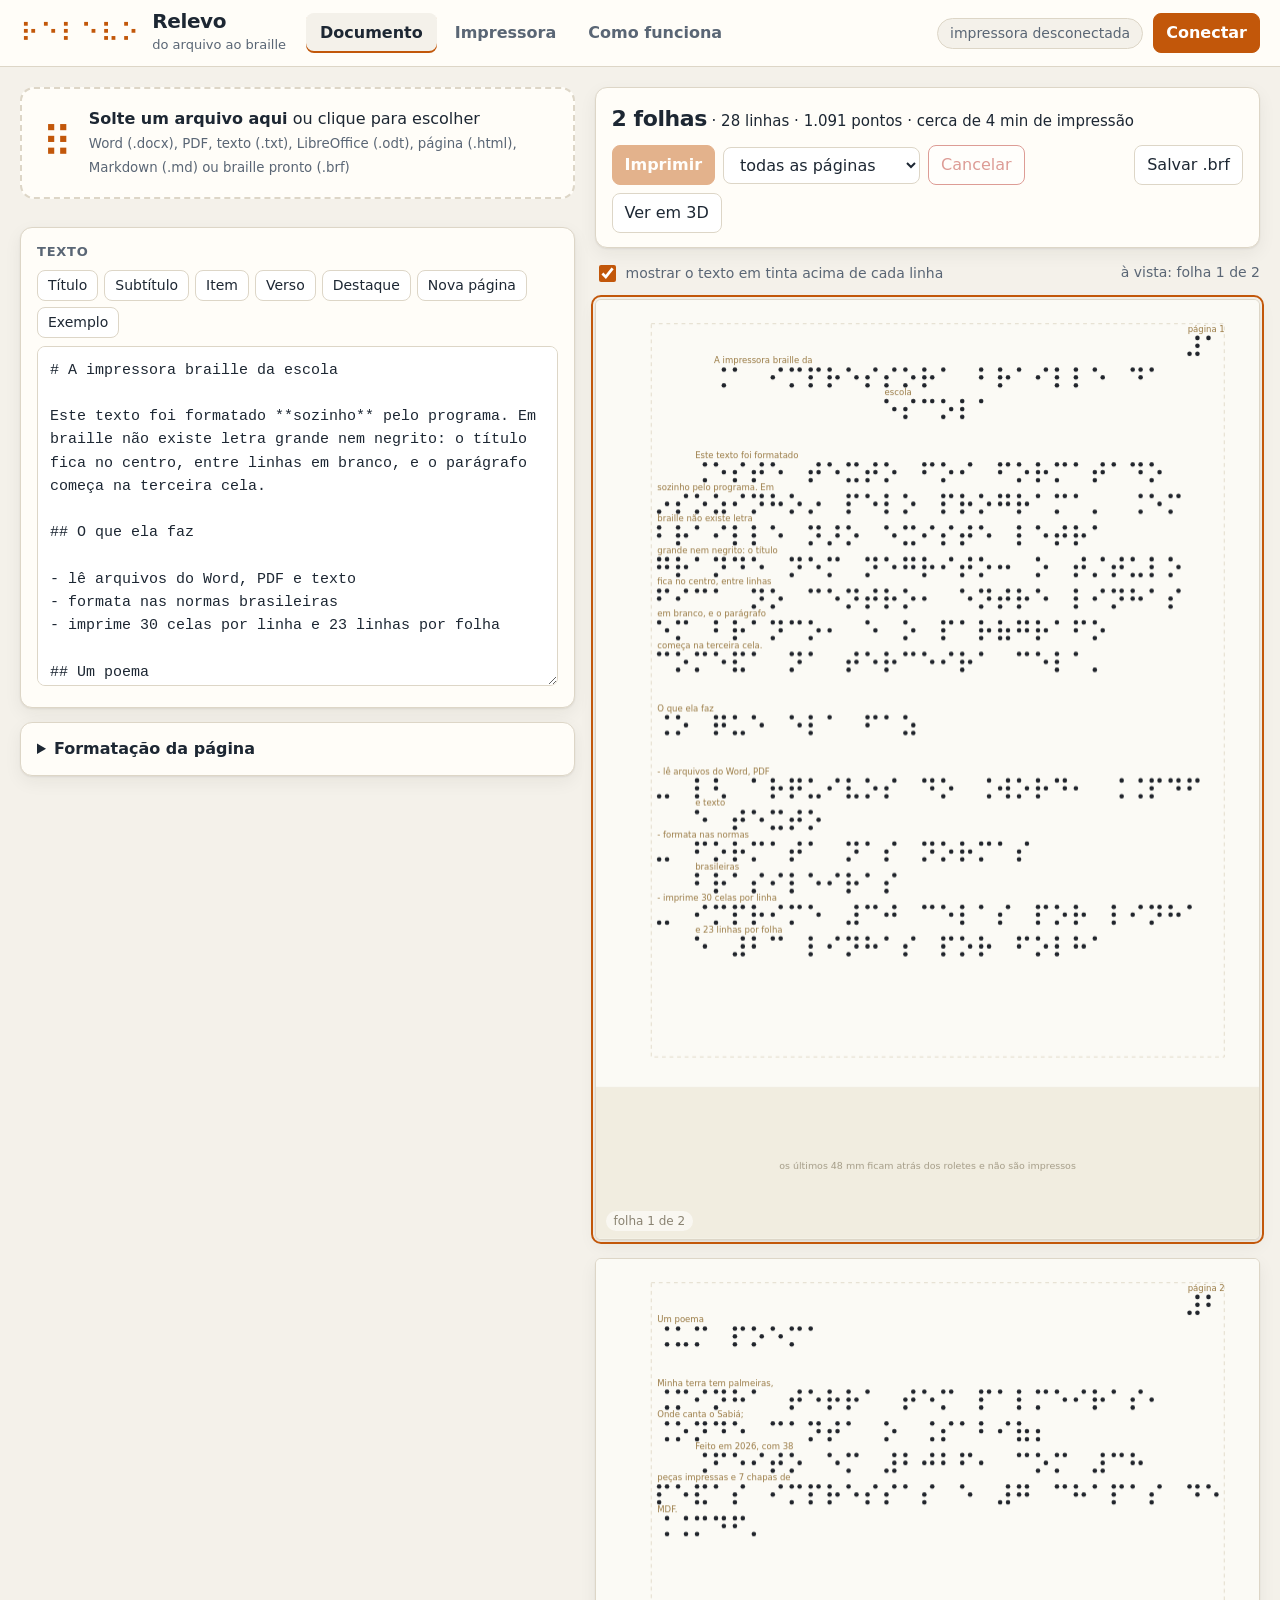
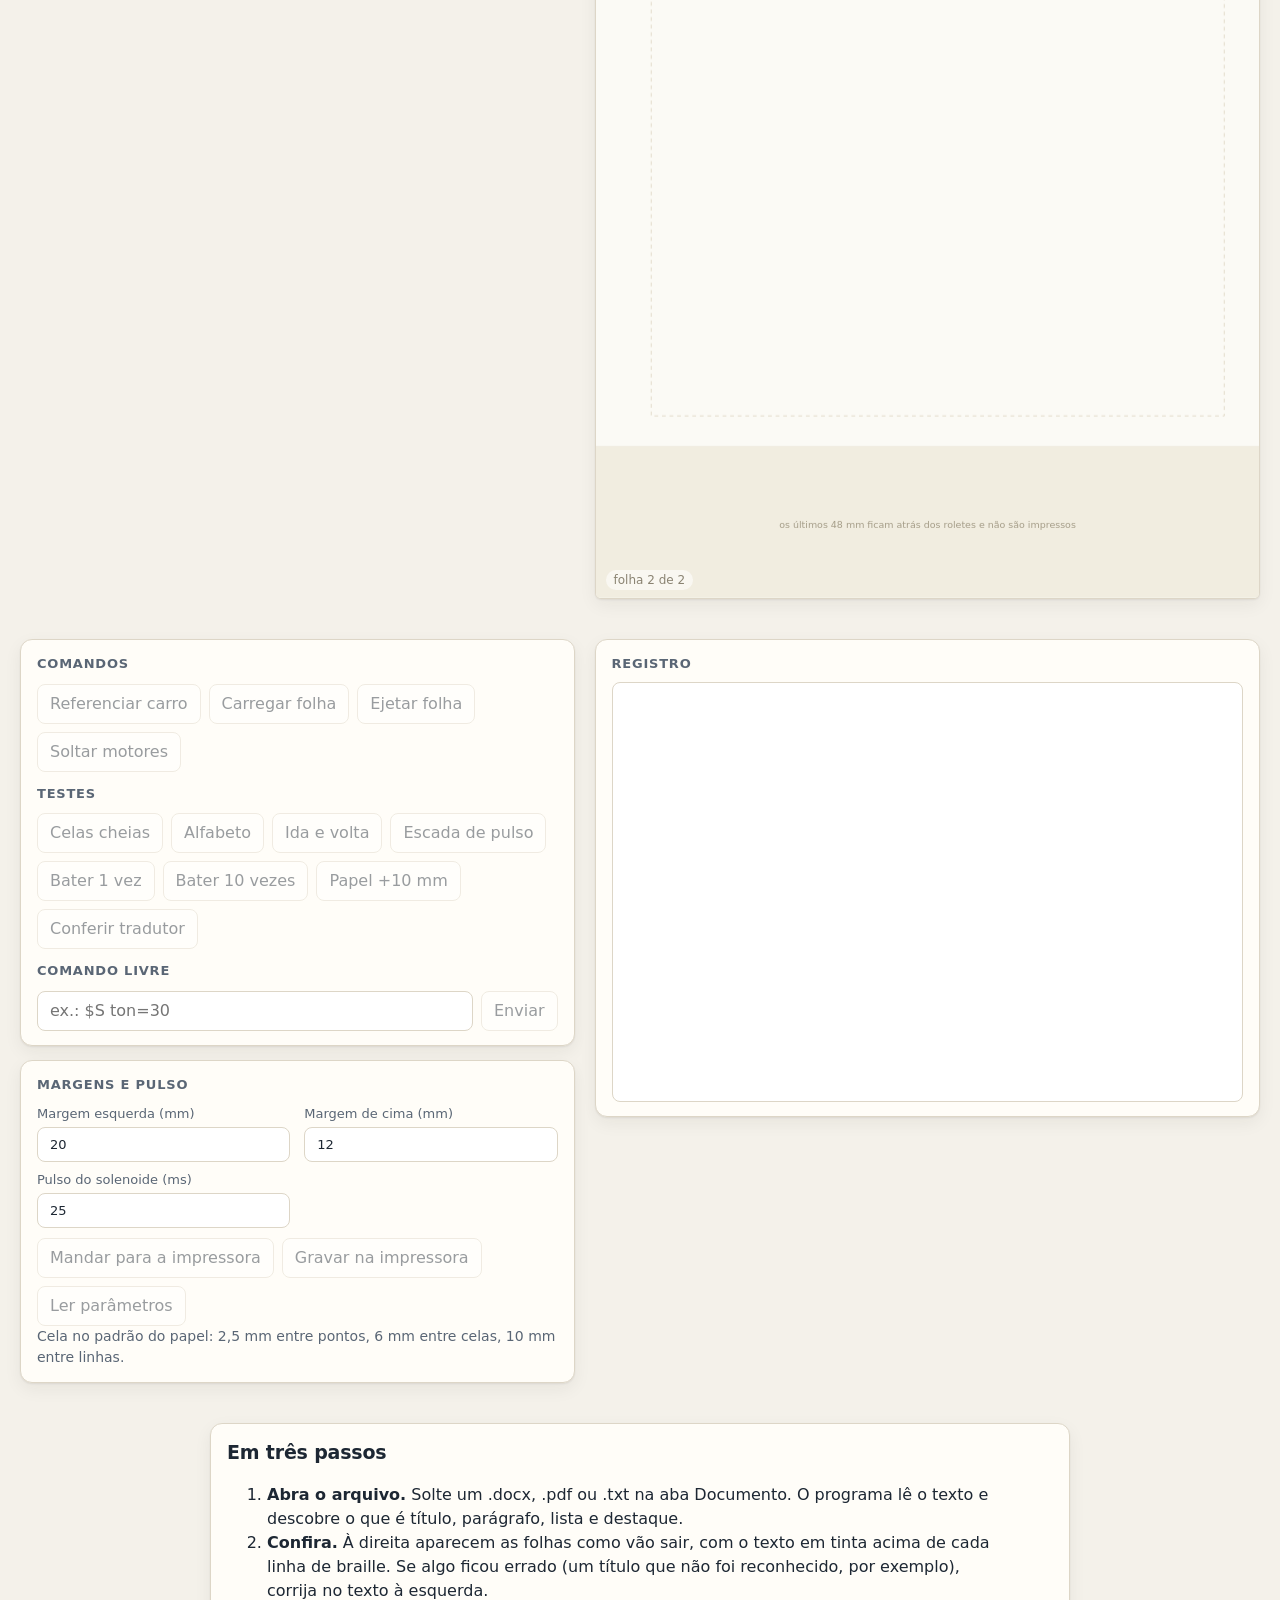
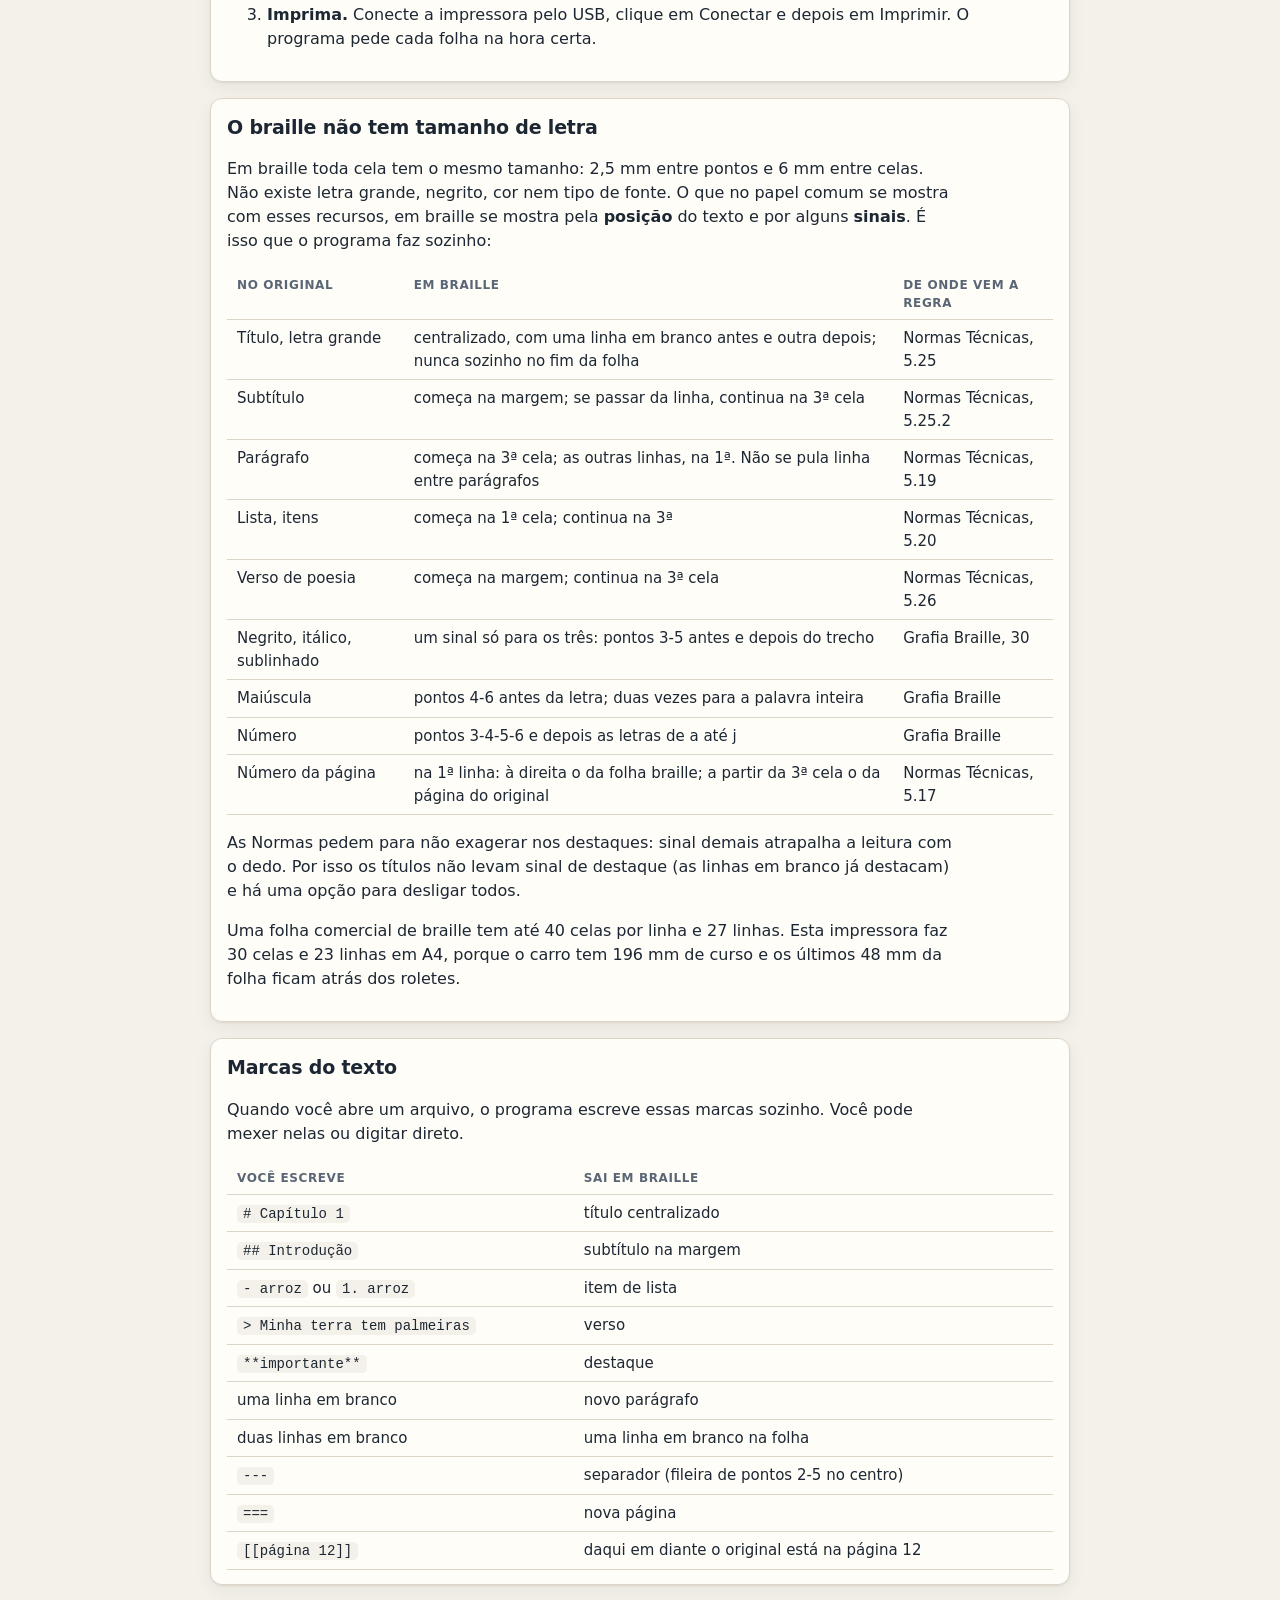
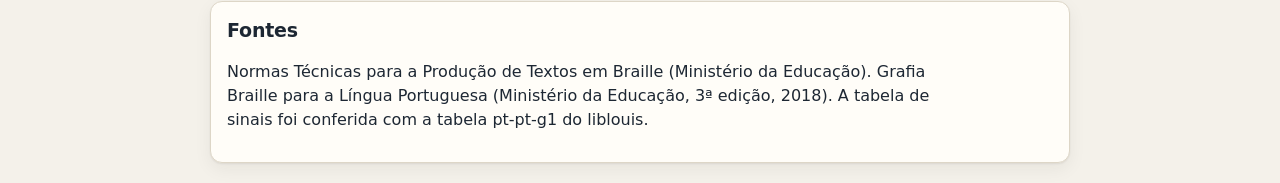
<file: software/index.html>
<!doctype html>
<html lang="pt-BR">
<head>
<meta charset="utf-8">
<meta name="viewport" content="width=device-width, initial-scale=1">
<title>Relevo · do arquivo ao braille</title>
<meta name="description" content="Programa da impressora braille: abre um arquivo, formata em braille segundo as normas brasileiras e imprime pelo USB.">
<link rel="stylesheet" href="relevo.css">
</head>
<body>
<header class="topo">
  <a class="marca" href="../index.html" title="Página do projeto">
    <span class="cela" aria-hidden="true">⠗⠑⠇⠑⠧⠕</span>
    <span><strong>Relevo</strong><small>do arquivo ao braille</small></span>
  </a>
  <nav class="abas" role="tablist" aria-label="Partes do programa">
    <button role="tab" aria-selected="true" aria-controls="tabDocumento" id="abaDocumento">Documento</button>
    <button role="tab" aria-selected="false" aria-controls="tabImpressora" id="abaImpressora">Impressora</button>
    <button role="tab" aria-selected="false" aria-controls="tabAjuda" id="abaAjuda">Como funciona</button>
  </nav>
  <div class="conexao">
    <span id="estado" class="pilula" role="status" aria-live="polite">impressora desconectada</span>
    <button id="btConectar" class="principal">Conectar</button>
  </div>
</header>

<div id="erroGlobal" class="erro-global" hidden></div>

<!-- ================================================================== DOCUMENTO -->
<main id="tabDocumento" role="tabpanel" aria-labelledby="abaDocumento" class="duas">
  <section class="coluna">
    <div id="solta" class="solta" tabindex="0" role="button" aria-label="Abrir arquivo: solte aqui ou pressione Enter para escolher">
      <div class="solta-icone" aria-hidden="true">⠿</div>
      <div><strong>Solte um arquivo aqui</strong> ou clique para escolher<br>
        <small>Word (.docx), PDF, texto (.txt), LibreOffice (.odt), página (.html), Markdown (.md) ou braille pronto (.brf)</small></div>
      <input type="file" id="arquivo" accept=".docx,.pdf,.txt,.odt,.html,.htm,.md,.markdown,.brf,.brl" hidden>
    </div>
    <p id="origem" class="nota" aria-live="polite"></p>

    <div class="cartao">
      <div class="barra">
        <span class="rotulo">Texto</span>
        <div class="ferramentas" role="toolbar" aria-label="Marcar a linha atual">
          <button data-marca="# " title="A linha vira título centralizado">Título</button>
          <button data-marca="## " title="A linha vira subtítulo, na margem">Subtítulo</button>
          <button data-marca="- " title="A linha vira item de lista">Item</button>
          <button data-marca="> " title="A linha vira verso">Verso</button>
          <button data-envolve="**" title="Destaque (negrito ou itálico no original)">Destaque</button>
          <button data-insere="&#10;===&#10;" title="Começa uma página nova">Nova página</button>
          <button id="btExemplo" title="Carrega um texto de exemplo">Exemplo</button>
        </div>
      </div>
      <textarea id="texto" spellcheck="true" aria-label="Texto do documento, com as marcas de formatação"></textarea>
    </div>

    <details class="cartao" id="ajustes">
      <summary>Formatação da página</summary>
      <div class="campos">
        <label>Celas por linha <input type="number" id="cCelas" min="10" max="33" value="30"></label>
        <label>Linhas por folha <input type="number" id="cLinhas" min="4" max="23" value="23"></label>
        <label>Recuo do parágrafo (celas) <input type="number" id="cRecuo" min="0" max="6" value="2"></label>
      </div>
      <div class="opcoes">
        <label><input type="checkbox" id="cNumerar" checked> numerar as páginas (1ª linha, à direita)</label>
        <label><input type="checkbox" id="cTinta" checked> mostrar a página do original, quando houver</label>
        <label><input type="checkbox" id="cCentro" checked> título centralizado</label>
        <label><input type="checkbox" id="cSublinha"> sublinhar o título com pontos 2-5</label>
        <label><input type="checkbox" id="cDestaque" checked> manter destaques (sinal 3-5)</label>
        <label><input type="checkbox" id="cCapitulo"> cada título abre página nova</label>
      </div>
    </details>
  </section>

  <section class="coluna">
    <div class="cartao resumo">
      <div id="resumo" role="status" aria-live="polite"></div>
      <div class="acoes">
        <button id="btImprimir" class="principal" disabled>Imprimir</button>
        <select id="quais" aria-label="Quais páginas imprimir"><option value="todas">todas as páginas</option><option value="atual">só a página à vista</option></select>
        <button id="btCancelar" class="perigo" disabled>Cancelar</button>
        <span class="espaco"></span>
        <button id="btBrf" title="Arquivo braille padrão, aceito por impressoras braille comerciais">Salvar .brf</button>
        <button id="btSim" title="Mostra a máquina em 3D marcando esta página">Ver em 3D</button>
      </div>
      <progress id="barra" value="0" max="1" aria-label="Andamento da impressão" hidden></progress>
      <p id="avisos" class="nota aviso"></p>
    </div>
    <div class="vista">
      <label><input type="checkbox" id="vTinta" checked> mostrar o texto em tinta acima de cada linha</label>
      <span id="pagAtual" class="nota"></span>
    </div>
    <div id="paginas" class="paginas" aria-label="Pré-visualização das páginas em braille, lado da leitura"></div>
  </section>
</main>

<!-- ================================================================== IMPRESSORA -->
<main id="tabImpressora" role="tabpanel" aria-labelledby="abaImpressora" class="duas" hidden>
  <section class="coluna">
    <div class="cartao">
      <h2>Comandos</h2>
      <div class="linha">
        <button data-cmd="$H" disabled>Referenciar carro</button>
        <button data-cmd="$L" disabled>Carregar folha</button>
        <button data-cmd="$E" disabled>Ejetar folha</button>
        <button data-cmd="$M 0" disabled>Soltar motores</button>
      </div>
      <h2>Testes</h2>
      <div class="linha">
        <button data-cmd="$T 1" disabled>Celas cheias</button>
        <button data-cmd="$T 2" disabled>Alfabeto</button>
        <button data-cmd="$T 3" disabled>Ida e volta</button>
        <button data-cmd="$T 4" disabled>Escada de pulso</button>
        <button data-cmd="$P 1" disabled>Bater 1 vez</button>
        <button data-cmd="$P 10" disabled>Bater 10 vezes</button>
        <button data-cmd="$Y 10" disabled>Papel +10 mm</button>
        <button id="btAutoteste" disabled>Conferir tradutor</button>
      </div>
      <h2>Comando livre</h2>
      <div class="linha">
        <input type="text" id="livre" placeholder="ex.: $S ton=30" aria-label="Comando livre">
        <button id="btEnviar" disabled>Enviar</button>
      </div>
    </div>
    <div class="cartao">
      <h2>Margens e pulso</h2>
      <div class="campos">
        <label>Margem esquerda (mm) <input type="number" id="pMe" min="8" max="60" step="0.5" value="20"></label>
        <label>Margem de cima (mm) <input type="number" id="pMt" min="5" max="60" step="0.5" value="12"></label>
        <label>Pulso do solenoide (ms) <input type="number" id="pTon" min="5" max="80" value="25"></label>
      </div>
      <div class="linha">
        <button id="btAplicar" disabled>Mandar para a impressora</button>
        <button data-cmd="$W" disabled>Gravar na impressora</button>
        <button data-cmd="$I" disabled>Ler parâmetros</button>
      </div>
      <p class="nota">Cela no padrão do papel: 2,5 mm entre pontos, 6 mm entre celas, 10 mm entre linhas.</p>
    </div>
  </section>
  <section class="coluna">
    <div class="cartao">
      <h2>Registro</h2>
      <div id="registro" role="log" tabindex="0"></div>
      <p class="nota" id="semSerial" hidden>Este navegador não conversa com a porta USB. Abra no Microsoft Edge ou no Google Chrome, num computador.</p>
    </div>
  </section>
</main>

<!-- ================================================================== AJUDA -->
<main id="tabAjuda" role="tabpanel" aria-labelledby="abaAjuda" class="texto" hidden>
  <article class="cartao">
    <h2>Em três passos</h2>
    <ol>
      <li><strong>Abra o arquivo.</strong> Solte um .docx, .pdf ou .txt na aba Documento. O programa lê o texto e descobre o que é título, parágrafo, lista e destaque.</li>
      <li><strong>Confira.</strong> À direita aparecem as folhas como vão sair, com o texto em tinta acima de cada linha de braille. Se algo ficou errado (um título que não foi reconhecido, por exemplo), corrija no texto à esquerda.</li>
      <li><strong>Imprima.</strong> Conecte a impressora pelo USB, clique em Conectar e depois em Imprimir. O programa pede cada folha na hora certa.</li>
    </ol>
  </article>
  <article class="cartao">
    <h2>O braille não tem tamanho de letra</h2>
    <p>Em braille toda cela tem o mesmo tamanho: 2,5 mm entre pontos e 6 mm entre celas. Não existe letra grande, negrito, cor nem tipo de fonte. O que no papel comum se mostra com esses recursos, em braille se mostra pela <strong>posição</strong> do texto e por alguns <strong>sinais</strong>. É isso que o programa faz sozinho:</p>
    <table>
      <thead><tr><th>No original</th><th>Em braille</th><th>De onde vem a regra</th></tr></thead>
      <tbody>
        <tr><td>Título, letra grande</td><td>centralizado, com uma linha em branco antes e outra depois; nunca sozinho no fim da folha</td><td>Normas Técnicas, 5.25</td></tr>
        <tr><td>Subtítulo</td><td>começa na margem; se passar da linha, continua na 3ª cela</td><td>Normas Técnicas, 5.25.2</td></tr>
        <tr><td>Parágrafo</td><td>começa na 3ª cela; as outras linhas, na 1ª. Não se pula linha entre parágrafos</td><td>Normas Técnicas, 5.19</td></tr>
        <tr><td>Lista, itens</td><td>começa na 1ª cela; continua na 3ª</td><td>Normas Técnicas, 5.20</td></tr>
        <tr><td>Verso de poesia</td><td>começa na margem; continua na 3ª cela</td><td>Normas Técnicas, 5.26</td></tr>
        <tr><td>Negrito, itálico, sublinhado</td><td>um sinal só para os três: pontos 3-5 antes e depois do trecho</td><td>Grafia Braille, 30</td></tr>
        <tr><td>Maiúscula</td><td>pontos 4-6 antes da letra; duas vezes para a palavra inteira</td><td>Grafia Braille</td></tr>
        <tr><td>Número</td><td>pontos 3-4-5-6 e depois as letras de a até j</td><td>Grafia Braille</td></tr>
        <tr><td>Número da página</td><td>na 1ª linha: à direita o da folha braille; a partir da 3ª cela o da página do original</td><td>Normas Técnicas, 5.17</td></tr>
      </tbody>
    </table>
    <p>As Normas pedem para não exagerar nos destaques: sinal demais atrapalha a leitura com o dedo. Por isso os títulos não levam sinal de destaque (as linhas em branco já destacam) e há uma opção para desligar todos.</p>
    <p>Uma folha comercial de braille tem até 40 celas por linha e 27 linhas. Esta impressora faz 30 celas e 23 linhas em A4, porque o carro tem 196 mm de curso e os últimos 48 mm da folha ficam atrás dos roletes.</p>
  </article>
  <article class="cartao">
    <h2>Marcas do texto</h2>
    <p>Quando você abre um arquivo, o programa escreve essas marcas sozinho. Você pode mexer nelas ou digitar direto.</p>
    <table>
      <thead><tr><th>Você escreve</th><th>Sai em braille</th></tr></thead>
      <tbody>
        <tr><td><code># Capítulo 1</code></td><td>título centralizado</td></tr>
        <tr><td><code>## Introdução</code></td><td>subtítulo na margem</td></tr>
        <tr><td><code>- arroz</code> ou <code>1. arroz</code></td><td>item de lista</td></tr>
        <tr><td><code>&gt; Minha terra tem palmeiras</code></td><td>verso</td></tr>
        <tr><td><code>**importante**</code></td><td>destaque</td></tr>
        <tr><td>uma linha em branco</td><td>novo parágrafo</td></tr>
        <tr><td>duas linhas em branco</td><td>uma linha em branco na folha</td></tr>
        <tr><td><code>---</code></td><td>separador (fileira de pontos 2-5 no centro)</td></tr>
        <tr><td><code>===</code></td><td>nova página</td></tr>
        <tr><td><code>[[página 12]]</code></td><td>daqui em diante o original está na página 12</td></tr>
      </tbody>
    </table>
  </article>
  <article class="cartao">
    <h2>Fontes</h2>
    <p>Normas Técnicas para a Produção de Textos em Braille (Ministério da Educação). Grafia Braille para a Língua Portuguesa (Ministério da Educação, 3ª edição, 2018). A tabela de sinais foi conferida com a tabela pt-pt-g1 do liblouis.</p>
  </article>
</main>

<dialog id="dialogo">
  <h2 id="dlgTitulo">Trocar a folha</h2>
  <p id="dlgTexto"></p>
  <div class="linha fim"><button id="dlgNao">Parar</button><button id="dlgSim" class="principal">Continuar</button></div>
</dialog>

<script src="lib/pdf.min.js"></script>
<script>window.pdfjsLib || document.write('<script src="https://cdnjs.cloudflare.com/ajax/libs/pdf.js/3.11.174/pdf.min.js"><\/script>');</script>
<script src="braille-pt.js"></script>
<script src="leiaute.js"></script>
<script src="formatador.js"></script>
<script src="importar.js"></script>
<script src="relevo.js"></script>
</body>
</html>
</file>
<file: software/relevo.css>
/* Relevo - estilo do programa da impressora braille */
:root {
  --fundo: #f4f1ea; --painel: #fffdf8; --texto: #1d2733; --suave: #5a6675; --borda: #ddd6c7;
  --destaque: #c2570a; --destaque-forte: #9f4505; --destaque-texto: #ffffff; --campo: #ffffff;
  --ok: #17703a; --erro: #b3261e; --folha: #fbfaf5; --ponto: #20242b; --feito: #17703a;
  --tinta: #8a6d3b; --sombra: 0 1px 2px rgba(40, 30, 10, .08), 0 6px 18px rgba(40, 30, 10, .06);
}
@media (prefers-color-scheme: dark) {
  :root:not([data-theme="light"]) {
    --fundo: #14181e; --painel: #1c222b; --texto: #e9edf2; --suave: #9ba7b6; --borda: #323b48;
    --destaque: #f08a3c; --destaque-forte: #ffa35c; --destaque-texto: #14181e; --campo: #141a21;
    --ok: #6fd18b; --erro: #ff8a80; --sombra: 0 1px 2px rgba(0, 0, 0, .4);
  }
}
:root[data-theme="dark"] {
  --fundo: #14181e; --painel: #1c222b; --texto: #e9edf2; --suave: #9ba7b6; --borda: #323b48;
  --destaque: #f08a3c; --destaque-forte: #ffa35c; --destaque-texto: #14181e; --campo: #141a21;
  --ok: #6fd18b; --erro: #ff8a80; --sombra: 0 1px 2px rgba(0, 0, 0, .4);
}
* { box-sizing: border-box; }
html, body { margin: 0; }
body { background: var(--fundo); color: var(--texto); font: 16px/1.5 system-ui, "Segoe UI", Roboto, Arial, sans-serif; }

.topo { position: sticky; top: 0; z-index: 5; display: flex; flex-wrap: wrap; align-items: center; gap: 10px 20px;
        padding: 10px 20px; background: var(--painel); border-bottom: 1px solid var(--borda); }
.marca { display: flex; align-items: center; gap: 12px; color: inherit; text-decoration: none; }
.marca .cela { font-size: 26px; line-height: 1; color: var(--destaque); letter-spacing: 1px; }
.marca strong { display: block; font-size: 20px; letter-spacing: -0.02em; line-height: 1.1; }
.marca small { color: var(--suave); font-size: 13px; }
.abas { display: flex; gap: 4px; flex: 1 1 auto; }
.abas button { border: 0; background: none; padding: 8px 14px; border-radius: 8px; font-weight: 600; color: var(--suave); }
.abas button[aria-selected="true"] { background: var(--fundo); color: var(--texto); box-shadow: inset 0 -2px 0 var(--destaque); }
.conexao { display: flex; align-items: center; gap: 10px; }
.pilula { font-size: 14px; padding: 4px 12px; border-radius: 999px; background: var(--fundo); color: var(--suave); border: 1px solid var(--borda); }
.pilula.ok { color: var(--ok); border-color: var(--ok); }
.pilula.erro { color: var(--erro); border-color: var(--erro); }
.pilula.ocupada { color: var(--destaque-forte); border-color: var(--destaque); }

button, select, input[type=number], input[type=text] { font: inherit; color: var(--texto); background: var(--campo);
        border: 1px solid var(--borda); border-radius: 8px; padding: 7px 12px; }
button { cursor: pointer; }
button:hover:not(:disabled) { border-color: var(--destaque); }
button:disabled { opacity: .45; cursor: not-allowed; }
button.principal { background: var(--destaque); color: var(--destaque-texto); border-color: var(--destaque); font-weight: 600; }
button.principal:hover:not(:disabled) { background: var(--destaque-forte); }
button.perigo { border-color: var(--erro); color: var(--erro); }
:focus-visible { outline: 3px solid var(--destaque); outline-offset: 2px; }

.duas { display: grid; grid-template-columns: minmax(0, 5fr) minmax(0, 6fr); gap: 20px; padding: 20px; max-width: 1500px; margin: 0 auto; align-items: start; }
.texto { max-width: 900px; margin: 0 auto; padding: 20px; display: grid; gap: 16px; }
.coluna { display: grid; gap: 14px; min-width: 0; }
.cartao { background: var(--painel); border: 1px solid var(--borda); border-radius: 12px; padding: 14px 16px; box-shadow: var(--sombra); min-width: 0; }
.cartao h2 { font-size: 13px; text-transform: uppercase; letter-spacing: .06em; color: var(--suave); margin: 12px 0 8px; }
.cartao h2:first-child { margin-top: 0; }
.texto .cartao h2 { font-size: 19px; text-transform: none; letter-spacing: -0.01em; color: var(--texto); }
.nota { font-size: 14px; color: var(--suave); margin: 0; }
.aviso { color: var(--destaque-forte); margin-top: 8px; }
.aviso:empty { display: none; }

.solta { display: flex; align-items: center; gap: 16px; padding: 18px 20px; border: 2px dashed var(--borda); border-radius: 14px;
         background: var(--painel); cursor: pointer; transition: border-color .15s, background .15s; }
.solta:hover, .solta.sobre { border-color: var(--destaque); background: color-mix(in srgb, var(--destaque) 7%, var(--painel)); }
.solta-icone { font-size: 42px; line-height: 1; color: var(--destaque); }
.solta small { color: var(--suave); }

.barra { display: flex; flex-wrap: wrap; align-items: center; gap: 8px 12px; margin-bottom: 8px; }
.rotulo { font-size: 13px; text-transform: uppercase; letter-spacing: .06em; color: var(--suave); font-weight: 600; }
.ferramentas { display: flex; flex-wrap: wrap; gap: 6px; }
.ferramentas button { padding: 4px 10px; font-size: 14px; }
textarea { width: 100%; min-height: 340px; resize: vertical; background: var(--campo); color: var(--texto); border: 1px solid var(--borda);
           border-radius: 8px; padding: 12px; font: 15px/1.55 ui-monospace, "Cascadia Mono", Consolas, monospace; }
details summary { cursor: pointer; font-weight: 600; }
.campos { display: grid; grid-template-columns: repeat(auto-fill, minmax(170px, 1fr)); gap: 8px 14px; margin-top: 10px; }
.campos label { display: flex; flex-direction: column; font-size: 13px; color: var(--suave); gap: 3px; }
.campos input { width: 100%; }
.opcoes { display: grid; grid-template-columns: repeat(auto-fill, minmax(260px, 1fr)); gap: 6px 14px; margin-top: 12px; font-size: 15px; }
.opcoes label, .vista label { display: flex; align-items: center; gap: 7px; }
input[type=checkbox] { accent-color: var(--destaque); width: 17px; height: 17px; }

.resumo { position: sticky; top: 66px; z-index: 3; }
#resumo { font-size: 15px; }
#resumo strong { font-size: 22px; letter-spacing: -0.02em; }
.acoes, .linha { display: flex; flex-wrap: wrap; gap: 8px; align-items: center; margin-top: 10px; }
.linha.fim { justify-content: flex-end; }
.espaco { flex: 1 1 auto; }
progress { width: 100%; height: 12px; margin-top: 10px; accent-color: var(--destaque); }
.vista { display: flex; flex-wrap: wrap; justify-content: space-between; gap: 8px; font-size: 14px; color: var(--suave); }

.paginas { display: grid; gap: 18px; }
.folha { background: var(--folha); border: 1px solid var(--borda); border-radius: 6px; box-shadow: var(--sombra); position: relative; overflow: hidden; }
.folha canvas { display: block; width: 100%; height: auto; }
.folha .num { position: absolute; left: 10px; bottom: 8px; font-size: 12px; color: #8a8372; background: rgba(251, 250, 245, .85); padding: 1px 8px; border-radius: 999px; }
.folha.atual { outline: 2px solid var(--destaque); outline-offset: 2px; }
.vazio { padding: 40px 20px; text-align: center; color: var(--suave); border: 1px dashed var(--borda); border-radius: 12px; }

#registro { font: 13px/1.45 ui-monospace, Consolas, monospace; background: var(--campo); border: 1px solid var(--borda); border-radius: 8px;
            padding: 8px 10px; height: 420px; overflow: auto; white-space: pre-wrap; }
#livre { flex: 1 1 200px; }
table { border-collapse: collapse; width: 100%; font-size: 15px; }
th, td { text-align: left; padding: 7px 10px; border-bottom: 1px solid var(--borda); vertical-align: top; }
th { font-size: 12px; text-transform: uppercase; letter-spacing: .05em; color: var(--suave); }
code { font: 14px ui-monospace, Consolas, monospace; background: var(--fundo); padding: 1px 6px; border-radius: 5px; }
.texto p, .texto li { max-width: 72ch; }
.erro-global { margin: 12px 20px 0; padding: 10px 14px; border: 1px solid var(--erro); color: var(--erro); border-radius: 8px; background: var(--painel); }
dialog { border: 1px solid var(--borda); border-radius: 14px; background: var(--painel); color: var(--texto); max-width: 440px; padding: 20px 22px; box-shadow: 0 20px 60px rgba(0, 0, 0, .3); }
dialog::backdrop { background: rgba(10, 14, 20, .55); }
dialog h2 { margin: 0 0 8px; font-size: 19px; }

@media (max-width: 980px) {
  .duas { grid-template-columns: minmax(0, 1fr); padding: 14px; gap: 14px; }
  .resumo { position: static; }
  .topo { padding: 10px 14px; }
  .abas { order: 3; flex-basis: 100%; overflow-x: auto; }
  textarea { min-height: 220px; }
}
@media print {
  .topo, .coluna:first-child, .resumo, .vista, #tabImpressora, #tabAjuda { display: none !important; }
  .duas { display: block; padding: 0; }
  .folha { break-after: page; border: 0; box-shadow: none; }
}
</file>
